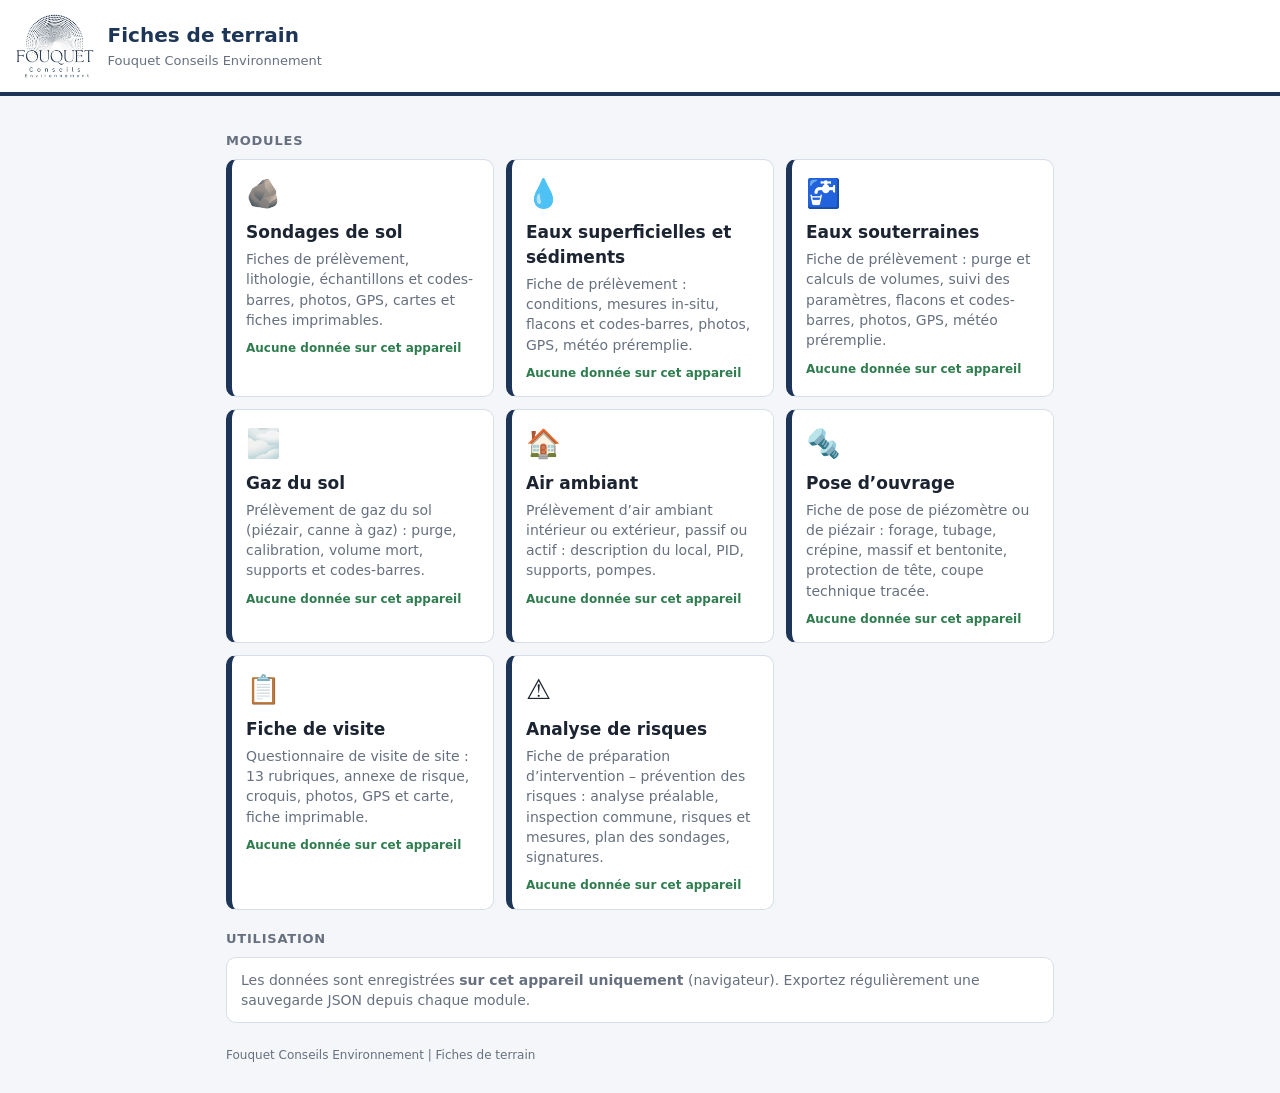
<file: index.html>
<!doctype html>
<html lang="fr"><head><meta charset="utf-8">
<meta name="viewport" content="width=device-width, initial-scale=1, viewport-fit=cover">
<title>Fouquet Conseils Environnement | Fiches de terrain</title>
<meta name="theme-color" content="#1d3557">
<link rel="manifest" href="manifest.webmanifest">
<link rel="icon" href="assets/fce-icon-192.png">
<link rel="apple-touch-icon" sizes="180x180" href="assets/fce-icon-180.png">
<meta name="apple-mobile-web-app-title" content="FCE | Terrain">
<style>
:root{--bg:#f4f6f9;--cd:#fff;--tx:#1b2430;--mu:#66707f;--ac:#1d3557;--bd:#d8dee8;--ok:#2f7d4f;box-sizing:border-box}
@media (prefers-color-scheme:dark){:root{--bg:#12161c;--cd:#1b222c;--tx:#e8ecf2;--mu:#98a3b3;--ac:#8fb0e0;--bd:#2c3644;--ok:#6cc08b}}
*{box-sizing:border-box}
body{margin:0;background:var(--bg);color:var(--tx);font:16px/1.45 system-ui,-apple-system,"Segoe UI",Roboto,sans-serif;padding:env(safe-area-inset-top,0) 0 env(safe-area-inset-bottom,0)}
header{background:#fff;border-bottom:4px solid #1d3557;padding:14px 16px;display:flex;align-items:center;gap:14px}
header img{height:64px;width:auto}
header h1{font-size:20px;margin:0;color:#1d3557}header p{margin:2px 0 0;font-size:13px;color:#66707f}
main{max-width:860px;margin:0 auto;padding:16px}
h2{font-size:13px;letter-spacing:.06em;text-transform:uppercase;color:var(--mu);margin:20px 0 8px}
.g{display:grid;grid-template-columns:repeat(auto-fill,minmax(250px,1fr));gap:12px}
.card{display:block;background:var(--cd);border:1px solid var(--bd);border-left:6px solid var(--ac);border-radius:10px;padding:14px;color:inherit;text-decoration:none}
a.card:active,a.card:hover{border-color:var(--ac);box-shadow:0 2px 10px #0002}
.card .i{font-size:28px}.card h3{margin:6px 0 4px;font-size:17px}.card p{margin:0;font-size:14px;color:var(--mu)}
.card .s{margin-top:10px;font-size:12px;font-weight:700;color:var(--ok)}
.card.off{opacity:.6;border-left-color:var(--bd);cursor:default}.card.off .s{color:var(--mu)}
.info{background:var(--cd);border:1px solid var(--bd);border-radius:10px;padding:12px 14px;font-size:14px;color:var(--mu)}
button{font:inherit;background:var(--ac);color:#fff;border:0;border-radius:8px;padding:10px 14px;font-weight:600;cursor:pointer;margin-top:8px}
@media (prefers-color-scheme:dark){button{color:#12161c}}
footer{max-width:860px;margin:0 auto;padding:8px 16px 28px;font-size:12px;color:var(--mu)}
</style></head><body>
<header><img src="assets/logo.jpg" alt="Fouquet Conseils Environnement"><div><h1>Fiches de terrain</h1><p>Fouquet Conseils Environnement</p></div></header>
<main>
  <h2>Modules</h2>
  <div class="g" id="mods"></div>
  <h2>Utilisation</h2>
  <div class="info">
    Les données sont enregistrées <b>sur cet appareil uniquement</b> (navigateur). Exportez régulièrement une sauvegarde JSON depuis chaque module.
    <div id="inst" hidden><button id="ib">Installer sur l’écran d’accueil</button></div>
    <div id="ios" hidden style="margin-top:8px">iPhone / iPad : bouton Partager, puis « Sur l’écran d’accueil ».</div>
  </div>
</main>
<footer id="ft">Fouquet Conseils Environnement | Fiches de terrain</footer>
<script>
/* Pour ajouter un module : un objet dans MODULES (+ voir README, section « Ajouter un module »). */
const MODULES=[
 {titre:'Sondages de sol',icone:'🪨',desc:'Fiches de prélèvement, lithologie, échantillons et codes-barres, photos, GPS, cartes et fiches imprimables.',url:'sol/',etat:'ok',stats:()=>{try{const d=JSON.parse(localStorage.getItem('rs1'));return d?`${d.p.length} projet(s) · ${d.s.length} sondage(s) sur cet appareil`:'Aucune donnée sur cet appareil'}catch(e){return''}}},
 {titre:'Eaux superficielles et sédiments',icone:'💧',desc:'Fiche de prélèvement : conditions, mesures in-situ, flacons et codes-barres, photos, GPS, météo préremplie.',url:'eaux-sed/',etat:'ok',stats:()=>{try{const d=JSON.parse(localStorage.getItem('eaux1'));return d?`${d.p.length} projet(s) · ${d.f.length} fiche(s) sur cet appareil`:'Aucune donnée sur cet appareil'}catch(e){return''}}},
{titre:'Eaux souterraines',icone:'🚰',desc:'Fiche de prélèvement : purge et calculs de volumes, suivi des paramètres, flacons et codes-barres, photos, GPS, météo préremplie.',url:'eaux-sout/',etat:'ok',stats:()=>{try{const d=JSON.parse(localStorage.getItem('esout1'));return d?`${d.p.length} projet(s) · ${d.f.length} fiche(s) sur cet appareil`:'Aucune donnée sur cet appareil'}catch(e){return''}}},
{titre:'Gaz du sol',icone:'🌫️',desc:'Prélèvement de gaz du sol (piézair, canne à gaz) : purge, calibration, volume mort, supports et codes-barres.',url:'gaz-sol/',etat:'ok',stats:()=>{try{const d=JSON.parse(localStorage.getItem('gsol1'));return d?`${d.p.length} projet(s) · ${d.f.length} fiche(s) sur cet appareil`:'Aucune donnée sur cet appareil'}catch(e){return''}}},
{titre:'Air ambiant',icone:'🏠',desc:'Prélèvement d’air ambiant intérieur ou extérieur, passif ou actif : description du local, PID, supports, pompes.',url:'air-ambiant/',etat:'ok',stats:()=>{try{const d=JSON.parse(localStorage.getItem('air1'));return d?`${d.p.length} projet(s) · ${d.f.length} fiche(s) sur cet appareil`:'Aucune donnée sur cet appareil'}catch(e){return''}}},
{titre:'Pose d’ouvrage',icone:'🔩',desc:'Fiche de pose de piézomètre ou de piézair : forage, tubage, crépine, massif et bentonite, protection de tête, coupe technique tracée.',url:'pose-ouvrage/',etat:'ok',stats:()=>{try{const d=JSON.parse(localStorage.getItem('pz1'));return d?`${d.p.length} projet(s) · ${d.f.length} fiche(s) sur cet appareil`:'Aucune donnée sur cet appareil'}catch(e){return''}}},
  {titre:'Fiche de visite',icone:'📋',desc:'Questionnaire de visite de site : 13 rubriques, annexe de risque, croquis, photos, GPS et carte, fiche imprimable.',url:'visite/',etat:'ok',stats:()=>{try{const d=JSON.parse(localStorage.getItem('visite1'));return d?`${d.p.length} projet(s) · ${d.f.length} visite(s) sur cet appareil`:'Aucune donnée sur cet appareil'}catch(e){return''}}},
 {titre:'Analyse de risques',icone:'⚠️',desc:'Fiche de préparation d’intervention – prévention des risques : analyse préalable, inspection commune, risques et mesures, plan des sondages, signatures.',url:'analyse-risques/',etat:'ok',stats:()=>{try{const d=JSON.parse(localStorage.getItem('ar1'));return d?`${d.p.length} projet(s) · ${d.f.length} fiche(s) sur cet appareil`:'Aucune donnée sur cet appareil'}catch(e){return''}}},
];
document.getElementById('mods').innerHTML=MODULES.map(m=>{
  const on=m.etat==='ok',st=on?(m.stats?m.stats():'Disponible'):'À venir';
  return `<${on?`a href="${m.url}"`:'div'} class="card${on?'':' off'}"><div class="i">${m.icone}</div><h3>${m.titre}</h3><p>${m.desc}</p><div class="s">${st}</div></${on?'a':'div'}>`}).join('');
if(/iphone|ipad/i.test(navigator.userAgent)&&!navigator.standalone)document.getElementById('ios').hidden=false;
let dp;addEventListener('beforeinstallprompt',e=>{e.preventDefault();dp=e;document.getElementById('inst').hidden=false});
document.getElementById('ib').onclick=()=>dp&&dp.prompt();
if('serviceWorker' in navigator)navigator.serviceWorker.register('sw.js').catch(()=>{});
</script>
<script>
/* Diagnostic (ouvrir index.html?diag=1) : version chargée, service worker, icônes et manifeste */
if(/[?&]diag\b/.test(location.search)){const d=document.createElement('div');d.className='info';d.style.margin='12px 0';d.innerHTML='<b>Diagnostic</b><div id="dg">Mesures en cours…</div>';(document.querySelector('main')||document.body).appendChild(d);
(async()=>{const L=[];try{L.push('Version : '+(await caches.keys()).join(', '))}catch(e){L.push('Version : cache indisponible')}
L.push('Service worker : '+(navigator.serviceWorker&&navigator.serviceWorker.controller?'actif':'non actif'));
for(const u of['assets/fce-icon-180.png','assets/fce-icon-192.png','assets/fce-icon-512.png','manifest.webmanifest']){try{const r=await fetch(u,{cache:'no-store'}),b=await r.blob();L.push(u+' : '+r.status+', '+(r.headers.get('content-type')||'type inconnu')+', '+b.size+' octets')}catch(e){L.push(u+' : ÉCHEC ('+e.message+')')}}
document.getElementById('dg').innerHTML=L.map(x=>'<div>'+x+'</div>').join('')+'<div style="margin-top:8px">Icône de l’écran d’accueil : <img src="assets/fce-icon-180.png" width="90" height="90" alt="icône absente" style="vertical-align:middle;border-radius:20px;border:1px solid var(--bd)"></div>'})()}
</script>
</body></html>
</file>
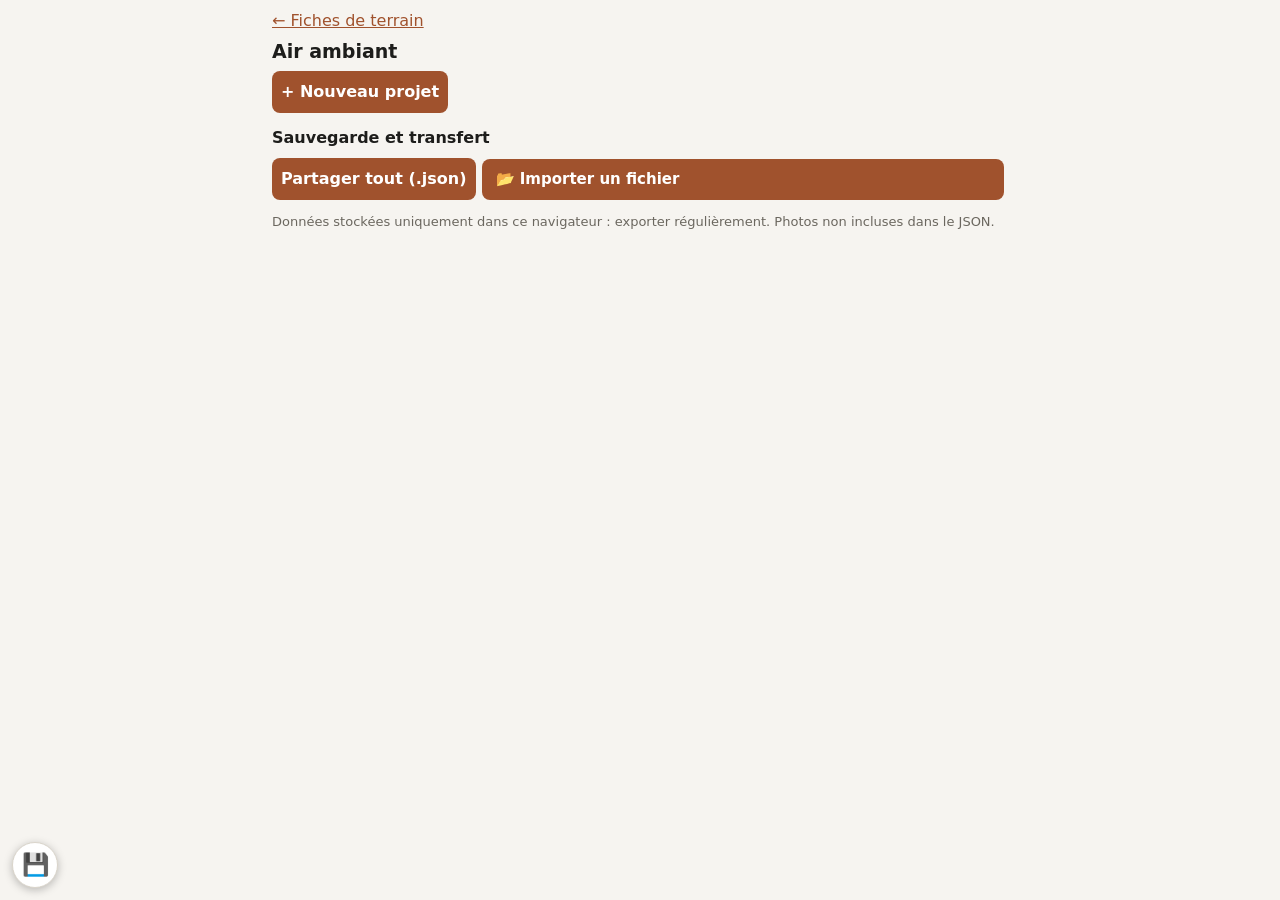
<file: air-ambiant/index.html>
<!doctype html>
<html lang="fr"><head><meta charset="utf-8">
<meta name="viewport" content="width=device-width, initial-scale=1, viewport-fit=cover">
<title>Air ambiant – FCE | Terrain</title>
<meta name="theme-color" content="#1d3557">
<link rel="manifest" href="../manifest.webmanifest">
<link rel="icon" href="../assets/fce-icon-192.png">
<link rel="apple-touch-icon" sizes="180x180" href="../assets/fce-icon-180.png">
<meta name="apple-mobile-web-app-title" content="FCE | Terrain">
<link rel="stylesheet" href="style.css">
</head><body>
<div id="app"></div>
<div id="ov"><video id="vd" playsinline muted></video><button class="s" data-act="stop">Fermer</button></div><div id="to"></div>
<script src="app.js"></script>
<script src="../shared/transfer.js"></script>
<script>if('serviceWorker' in navigator)navigator.serviceWorker.register('../sw.js').catch(()=>{})</script>
</body></html>
</file>
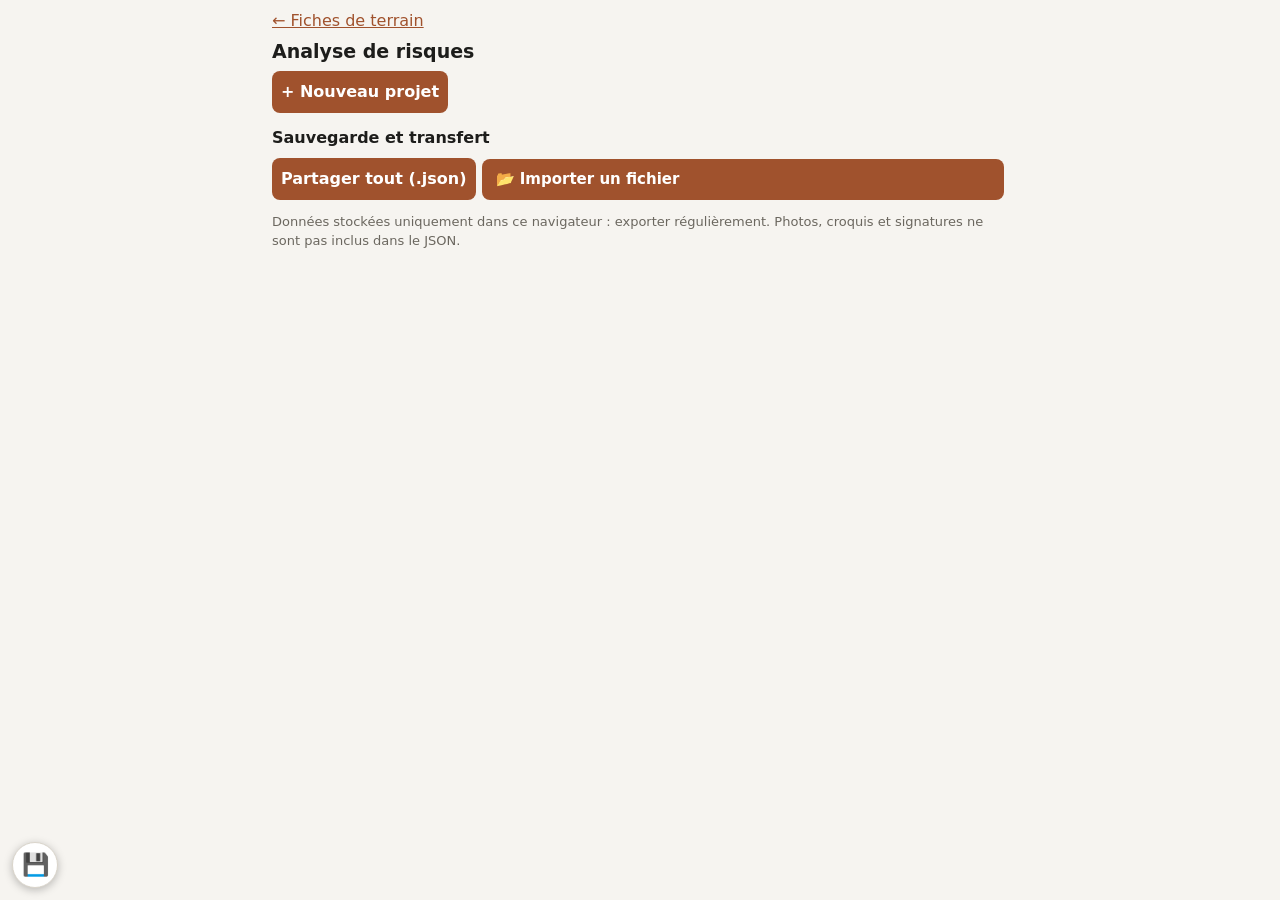
<file: analyse-risques/index.html>
<!doctype html>
<html lang="fr"><head><meta charset="utf-8">
<meta name="viewport" content="width=device-width, initial-scale=1, viewport-fit=cover">
<title>Analyse de risques – FCE | Terrain</title>
<meta name="theme-color" content="#1d3557">
<link rel="manifest" href="../manifest.webmanifest">
<link rel="icon" href="../assets/fce-icon-192.png">
<link rel="apple-touch-icon" sizes="180x180" href="../assets/fce-icon-180.png">
<meta name="apple-mobile-web-app-title" content="FCE | Terrain">
<link rel="stylesheet" href="style.css">
</head><body>
<div id="app"></div>
<div id="to"></div>
<script src="catalogue-ssp.js"></script>
<script src="app.js"></script>
<script src="../shared/transfer.js"></script>
<script>if('serviceWorker' in navigator)navigator.serviceWorker.register('../sw.js').catch(()=>{})</script>
</body></html>
</file>
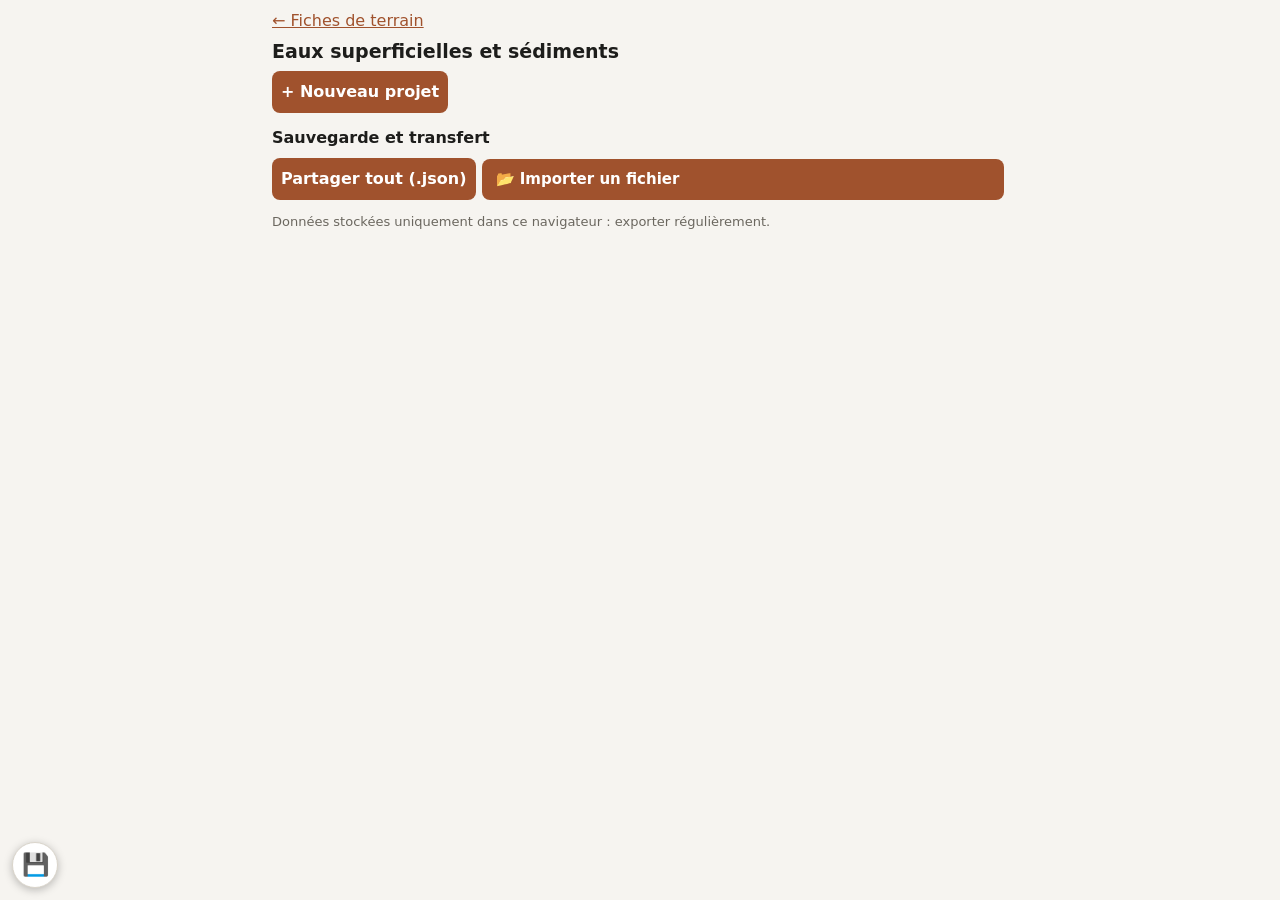
<file: eaux-sed/index.html>
<!doctype html>
<html lang="fr"><head><meta charset="utf-8">
<meta name="viewport" content="width=device-width, initial-scale=1, viewport-fit=cover">
<title>Eaux superficielles et sédiments – FCE | Terrain</title>
<meta name="theme-color" content="#1d3557">
<link rel="manifest" href="../manifest.webmanifest">
<link rel="icon" href="../assets/fce-icon-192.png">
<link rel="apple-touch-icon" sizes="180x180" href="../assets/fce-icon-180.png">
<meta name="apple-mobile-web-app-title" content="FCE | Terrain">
<link rel="stylesheet" href="style.css">
</head><body>
<div id="app"></div>
<div id="ov"><video id="vd" playsinline muted></video><button class="s" data-act="stop">Fermer</button></div><div id="to"></div>
<script src="app.js"></script>
<script src="../shared/transfer.js"></script>
<script>if('serviceWorker' in navigator)navigator.serviceWorker.register('../sw.js').catch(()=>{})</script>
</body></html>
</file>
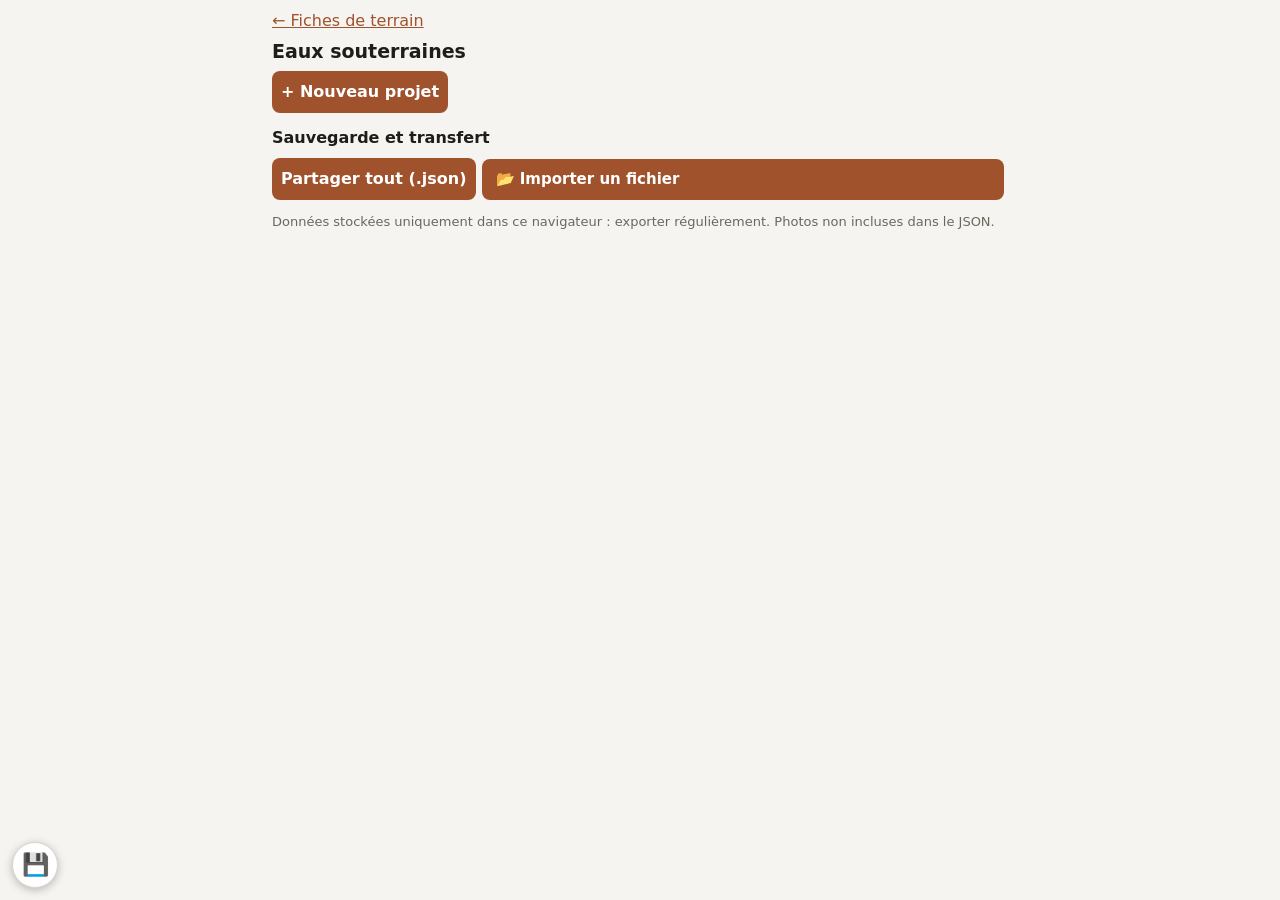
<file: eaux-sout/index.html>
<!doctype html>
<html lang="fr"><head><meta charset="utf-8">
<meta name="viewport" content="width=device-width, initial-scale=1, viewport-fit=cover">
<title>Eaux souterraines – FCE | Terrain</title>
<meta name="theme-color" content="#1d3557">
<link rel="manifest" href="../manifest.webmanifest">
<link rel="icon" href="../assets/fce-icon-192.png">
<link rel="apple-touch-icon" sizes="180x180" href="../assets/fce-icon-180.png">
<meta name="apple-mobile-web-app-title" content="FCE | Terrain">
<link rel="stylesheet" href="style.css">
</head><body>
<div id="app"></div>
<div id="ov"><video id="vd" playsinline muted></video><button class="s" data-act="stop">Fermer</button></div><div id="to"></div>
<script src="app.js"></script>
<script src="../shared/transfer.js"></script>
<script>if('serviceWorker' in navigator)navigator.serviceWorker.register('../sw.js').catch(()=>{})</script>
</body></html>
</file>
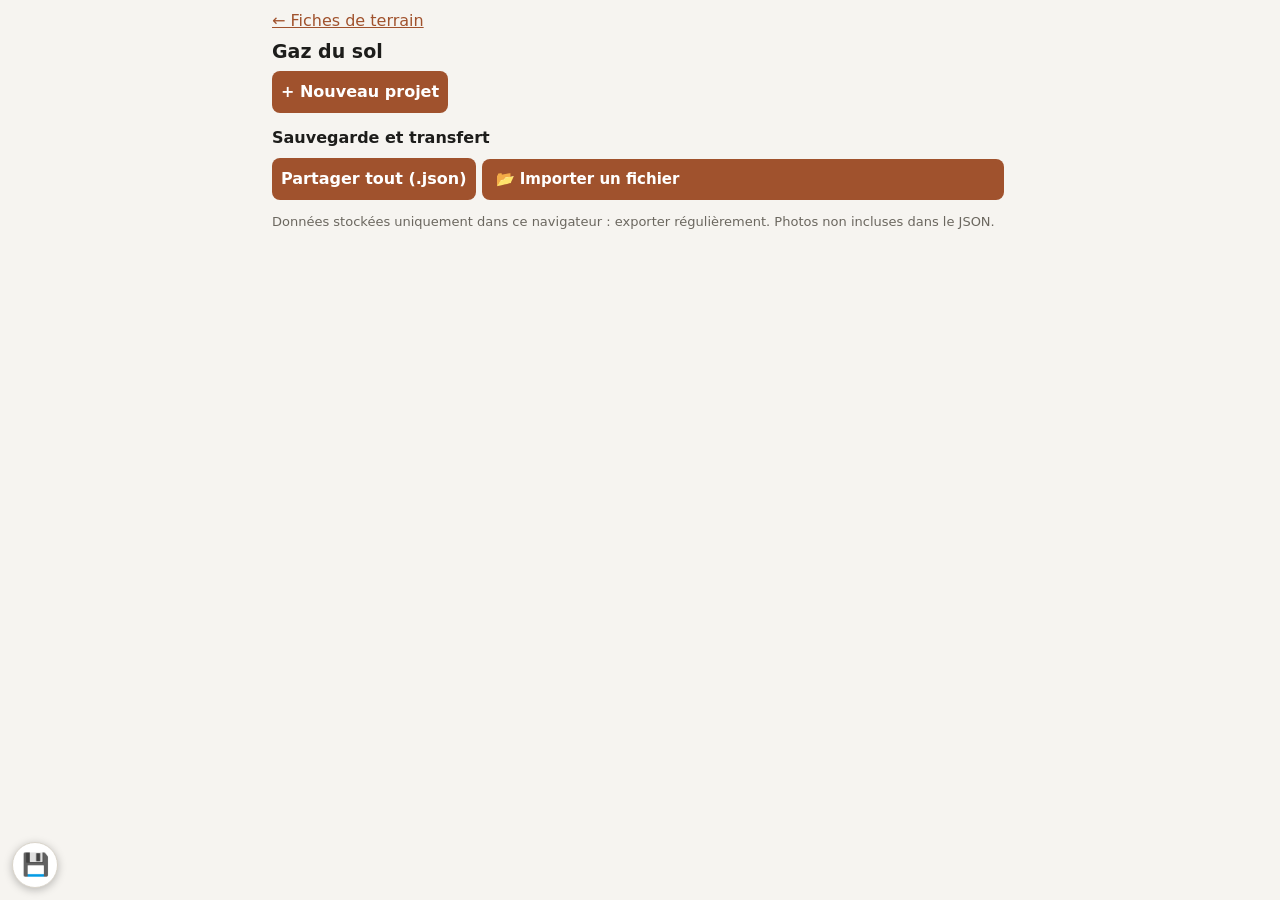
<file: gaz-sol/index.html>
<!doctype html>
<html lang="fr"><head><meta charset="utf-8">
<meta name="viewport" content="width=device-width, initial-scale=1, viewport-fit=cover">
<title>Gaz du sol – FCE | Terrain</title>
<meta name="theme-color" content="#1d3557">
<link rel="manifest" href="../manifest.webmanifest">
<link rel="icon" href="../assets/fce-icon-192.png">
<link rel="apple-touch-icon" sizes="180x180" href="../assets/fce-icon-180.png">
<meta name="apple-mobile-web-app-title" content="FCE | Terrain">
<link rel="stylesheet" href="style.css">
</head><body>
<div id="app"></div>
<div id="ov"><video id="vd" playsinline muted></video><button class="s" data-act="stop">Fermer</button></div><div id="to"></div>
<script src="app.js"></script>
<script src="../shared/transfer.js"></script>
<script>if('serviceWorker' in navigator)navigator.serviceWorker.register('../sw.js').catch(()=>{})</script>
</body></html>
</file>
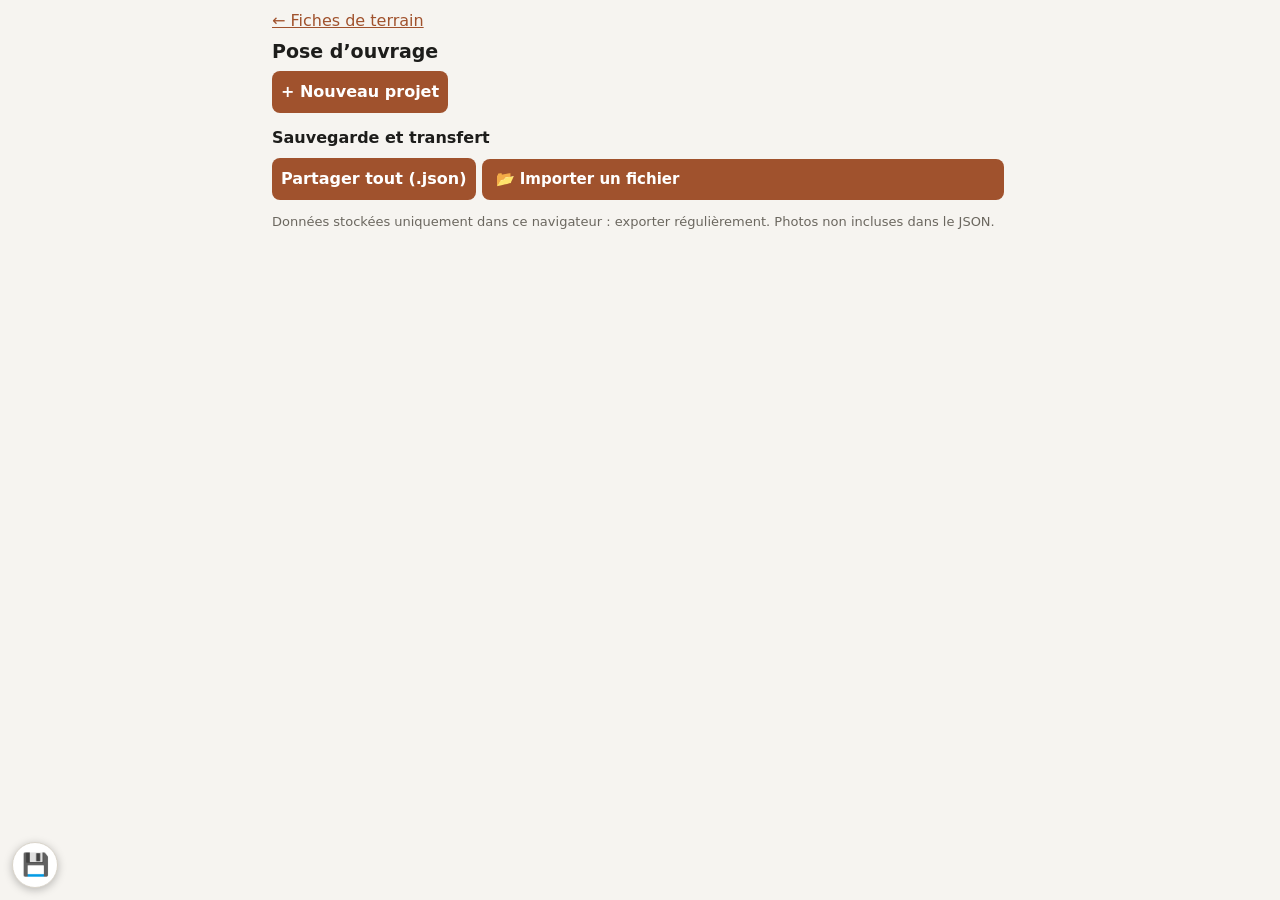
<file: pose-ouvrage/index.html>
<!doctype html>
<html lang="fr"><head><meta charset="utf-8">
<meta name="viewport" content="width=device-width, initial-scale=1, viewport-fit=cover">
<title>Pose d’ouvrage – FCE | Terrain</title>
<meta name="theme-color" content="#1d3557">
<link rel="manifest" href="../manifest.webmanifest">
<link rel="icon" href="../assets/fce-icon-192.png">
<link rel="apple-touch-icon" sizes="180x180" href="../assets/fce-icon-180.png">
<meta name="apple-mobile-web-app-title" content="FCE | Terrain">
<link rel="stylesheet" href="style.css">
</head><body>
<div id="app"></div>
<div id="ov"><video id="vd" playsinline muted></video><button class="s" data-act="stop">Fermer</button></div><div id="to"></div>
<script src="app.js"></script>
<script src="../shared/transfer.js"></script>
<script>if('serviceWorker' in navigator)navigator.serviceWorker.register('../sw.js').catch(()=>{})</script>
</body></html>
</file>
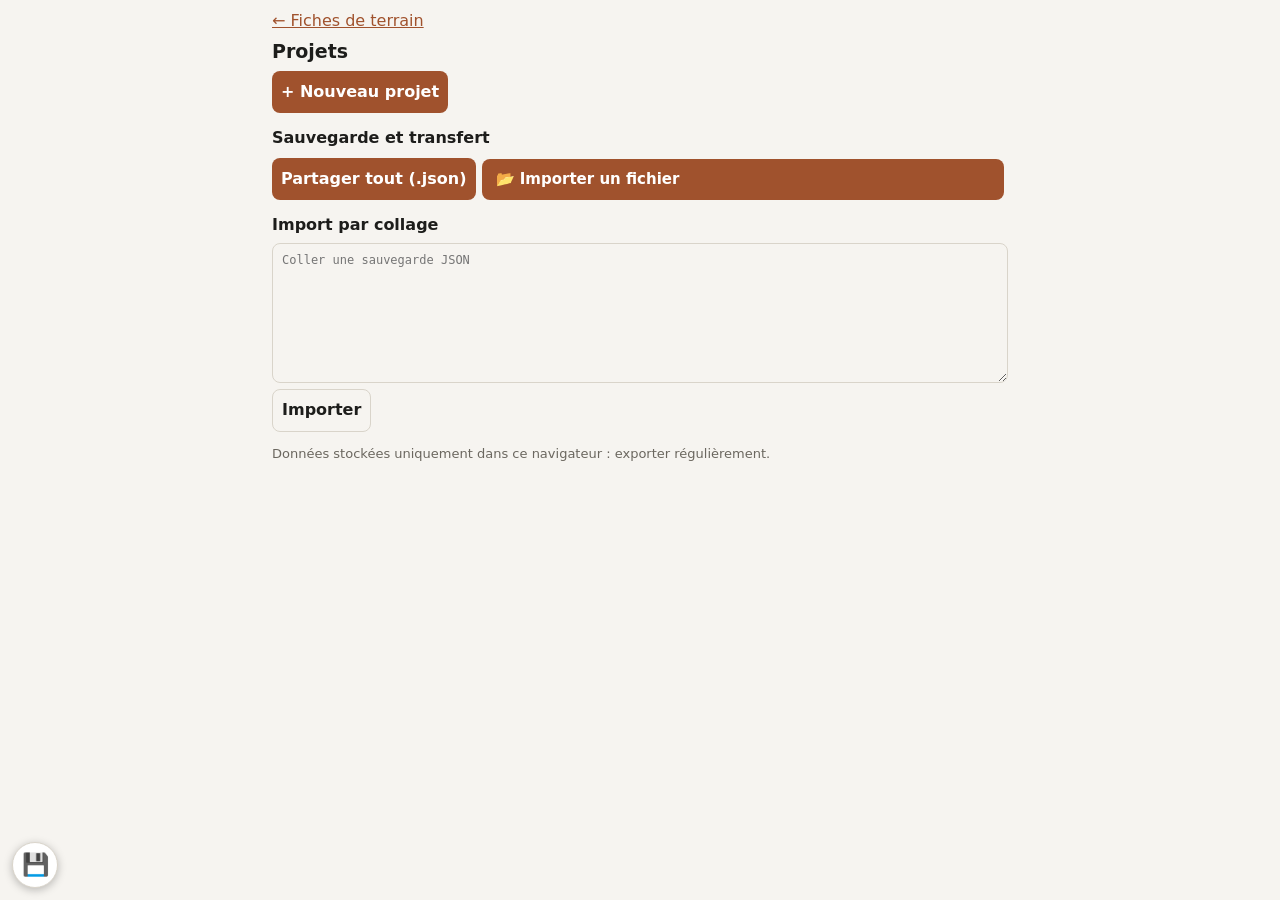
<file: sol/index.html>
<!doctype html>
<html lang="fr"><head><meta charset="utf-8">
<meta name="viewport" content="width=device-width, initial-scale=1, viewport-fit=cover">
<title>Sondages de sol – FCE | Terrain</title>
<meta name="theme-color" content="#1d3557">
<link rel="manifest" href="../manifest.webmanifest">
<link rel="icon" href="../assets/fce-icon-192.png">
<link rel="apple-touch-icon" sizes="180x180" href="../assets/fce-icon-180.png">
<meta name="apple-mobile-web-app-title" content="FCE | Terrain">
<link rel="stylesheet" href="style.css">
</head><body>
<div id="app"></div>
<div id="ov"><video id="vd" playsinline muted></video><button class="s" data-act="stop">Fermer</button></div><div id="to"></div>
<script src="app.js"></script>
<script src="../shared/transfer.js"></script>
<script>if('serviceWorker' in navigator)navigator.serviceWorker.register('../sw.js').catch(()=>{})</script>
</body></html>
</file>
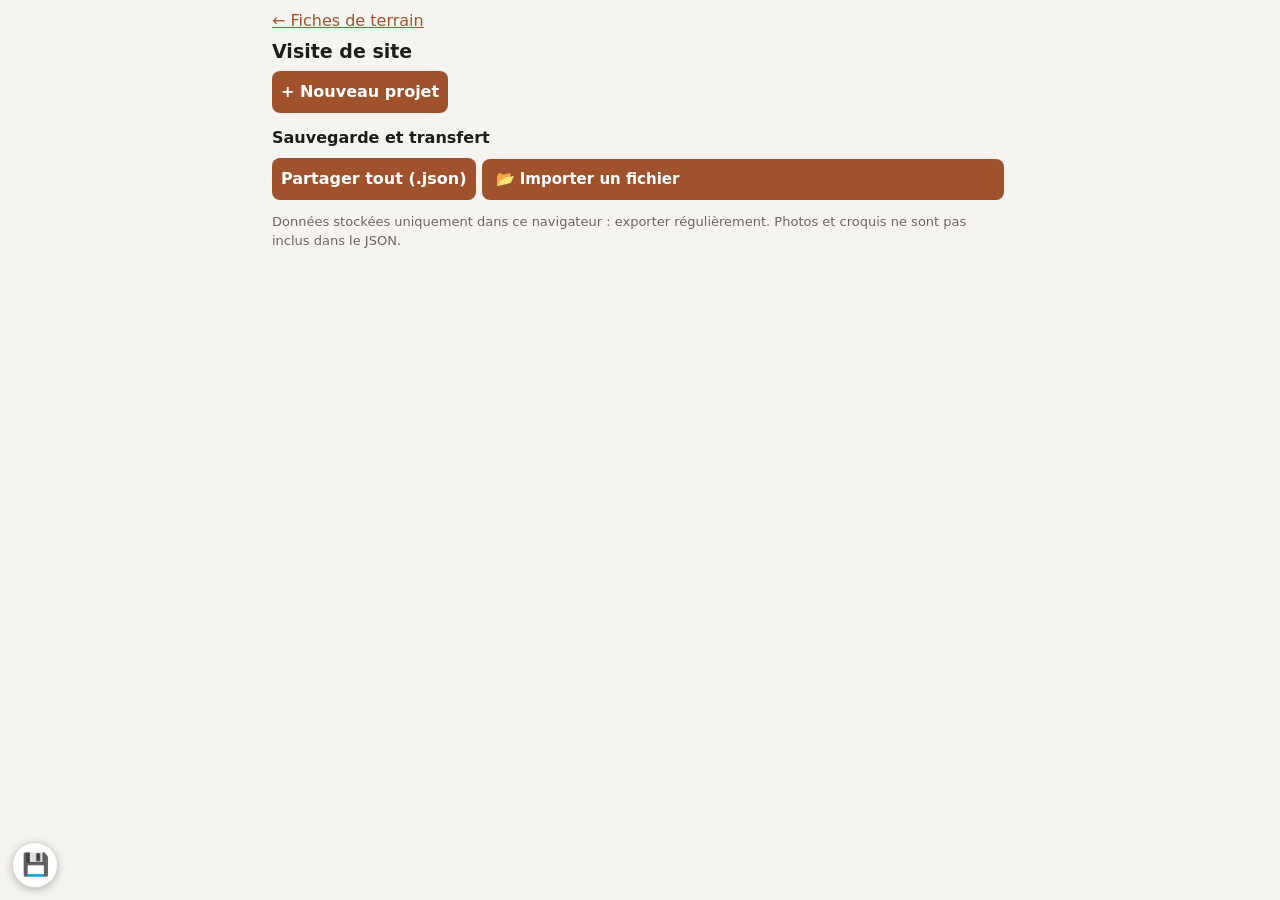
<file: visite/index.html>
<!doctype html>
<html lang="fr"><head><meta charset="utf-8">
<meta name="viewport" content="width=device-width, initial-scale=1, viewport-fit=cover">
<title>Visite de site – FCE | Terrain</title>
<meta name="theme-color" content="#1d3557">
<link rel="manifest" href="../manifest.webmanifest">
<link rel="icon" href="../assets/fce-icon-192.png">
<link rel="apple-touch-icon" sizes="180x180" href="../assets/fce-icon-180.png">
<meta name="apple-mobile-web-app-title" content="FCE | Terrain">
<link rel="stylesheet" href="style.css">
</head><body>
<div id="app"></div>
<div id="to"></div>
<script src="app.js"></script>
<script src="../shared/transfer.js"></script>
<script>if('serviceWorker' in navigator)navigator.serviceWorker.register('../sw.js').catch(()=>{})</script>
</body></html>
</file>
<file: air-ambiant/style.css>
:root{--bg:#f6f4f0;--cd:#fff;--tx:#1d1d1b;--mu:#6b675f;--ac:#a0522d;--bd:#d9d4ca;--ok:#2f7d4f;--bad:#b3261e;box-sizing:border-box;padding-top:env(safe-area-inset-top,0px);padding-bottom:env(safe-area-inset-bottom,0px)}
@media (prefers-color-scheme:dark){:root:not([data-theme="light"]){--bg:#161513;--cd:#22201d;--tx:#eeeae2;--mu:#a29d92;--ac:#e08a5c;--bd:#3a3732;--ok:#6cc08b;--bad:#ff8a80}}
:root[data-theme="dark"]{--bg:#161513;--cd:#22201d;--tx:#eeeae2;--mu:#a29d92;--ac:#e08a5c;--bd:#3a3732;--ok:#6cc08b;--bad:#ff8a80}
html{scroll-padding-top:env(safe-area-inset-top,0px)}
*{box-sizing:border-box}body{margin:0;background:var(--bg);color:var(--tx);font:16px/1.4 system-ui,-apple-system,"Segoe UI",Roboto,sans-serif;max-width:760px;margin:auto;padding:10px 12px 80px}
h1{font-size:19px;margin:6px 0}h2{font-size:16px;margin:14px 0 6px}
.cd{background:var(--cd);border:1px solid var(--bd);border-radius:10px;padding:10px;margin:8px 0}
.g{display:grid;grid-template-columns:repeat(auto-fit,minmax(150px,1fr));gap:8px}
label{display:block;font-size:12px;color:var(--mu)}
input,select,textarea,button{font:inherit;color:var(--tx);background:var(--bg);border:1px solid var(--bd);border-radius:8px;padding:9px;width:100%;min-height:42px}
button{width:auto;background:var(--ac);color:#fff;border:0;font-weight:600;cursor:pointer}
button.s{background:var(--bg);color:var(--tx);border:1px solid var(--bd)}button.d{background:none;color:var(--bad);border:1px solid var(--bd)}
.tabs{display:flex;gap:4px;position:sticky;top:env(safe-area-inset-top,0px);background:var(--bg);padding:6px 0;z-index:5;overflow-x:auto}
.tabs button{background:var(--cd);color:var(--tx);border:1px solid var(--bd);white-space:nowrap}.tabs button.on{background:var(--ac);color:#fff}
.r{display:flex;gap:6px;align-items:end;flex-wrap:wrap}.r>*{flex:1}.r>button{flex:none}
.chip{display:inline-block;padding:6px 10px;margin:3px 3px 0 0;border:1px solid var(--bd);border-radius:20px;font-size:13px;cursor:pointer;user-select:none}.chip.on{background:var(--ac);color:#fff;border-color:var(--ac)}
.code{display:flex;justify-content:space-between;align-items:center;font-family:ui-monospace,monospace;padding:4px 0;border-bottom:1px dashed var(--bd)}
.w{color:var(--bad);font-size:12px}.mu{color:var(--mu);font-size:13px}
#ov{position:fixed;inset:0;background:#000d;display:none;flex-direction:column;align-items:center;justify-content:center;gap:10px;z-index:20}#ov video{width:92%;max-width:520px;border-radius:10px}
#to{position:fixed;left:50%;bottom:calc(16px + env(safe-area-inset-bottom,0px));transform:translateX(-50%);background:var(--tx);color:var(--bg);padding:10px 14px;border-radius:8px;display:none;z-index:30;max-width:90%}
svg{width:100%;height:auto;color:var(--tx)}a{color:var(--ac)}#fv{position:fixed;inset:0;overflow:auto;background:var(--bg);z-index:25;padding:calc(10px + env(safe-area-inset-top,0px)) 12px calc(10px + env(safe-area-inset-bottom,0px))}#fv svg{width:100%;height:auto;display:block;margin:8px 0;border:1px solid var(--bd);background:#fff}@media print{@page{margin:0}body>*:not(#fv){display:none!important}#fv{position:static;overflow:visible;padding:0}#fv .nop{display:none}#fv svg{margin:0;border:0;page-break-after:always}}.fb{display:inline-block;background:var(--ac);color:#fff;font-size:15px;padding:10px 14px;border-radius:8px;font-weight:600;cursor:pointer;margin:4px 4px 0 0}.fb input{display:none}.th{position:relative;display:inline-block;margin:4px 6px 0 0}.th img{width:110px;height:110px;object-fit:cover;border-radius:8px;border:1px solid var(--bd);background:var(--bg)}.th button{position:absolute;top:2px;right:2px;min-height:0;padding:2px 7px}textarea{min-height:140px;font:12px ui-monospace,monospace}

.ta{min-height:80px;font:inherit}
/* Fiche imprimable A4 */
.fq{font:12px/1.35 Arial,Helvetica,sans-serif;background:#fff;color:#111;max-width:794px;margin:8px auto;padding:18px 22px}
.fq header{display:flex;justify-content:space-between;align-items:center;border-bottom:3px solid #1d3557;padding-bottom:8px;margin-bottom:10px}
.fq header img{height:54px;width:auto}.fq .hr{text-align:right}.fq .hr b{display:block;font-size:17px;color:#1d3557}.fq .hr span{font-size:11px;color:#555}
.fq .ti{background:#1d3557;color:#fff;padding:9px 12px;font-size:16px;font-weight:700;display:flex;justify-content:space-between;align-items:center;margin-bottom:4px}.fq .ti small{font-weight:400;font-size:12px}
.fq .sh{background:#1d3557;color:#fff;font-weight:700;font-size:12px;letter-spacing:.04em;text-transform:uppercase;padding:5px 10px;margin:12px 0 0;border-left:6px solid #a0522d;break-after:avoid}
.fq .gr{display:grid;grid-template-columns:repeat(var(--c,2),1fr);padding:1px 0 0 1px}
.fq .ce{border:1px solid #b9c3d1;margin:-1px 0 0 -1px;padding:3px 7px;background:#f6f8fb;min-height:34px;break-inside:avoid}.fq .ce.fw{grid-column:1/-1}.fq .ce.ta{min-height:54px}
.fq .ce i{display:block;font-style:normal;font-size:9px;color:#5b6f8f}.fq .ce div{font-size:12px;white-space:pre-wrap;min-height:15px}
.fq .ck{display:inline-block;margin-right:14px;white-space:nowrap}.fq .ck.on{font-weight:700}
.fq table{width:100%;border-collapse:collapse}.fq th{background:#1d3557;color:#fff;text-align:left;padding:4px 7px;font-size:11px}.fq td{border:1px solid #b9c3d1;padding:4px 7px;font-size:12px;background:#fff}.fq tr:nth-child(even) td{background:#f3f6fa}
.fq .ph{display:grid;grid-template-columns:repeat(3,1fr);gap:6px;margin-top:6px}.fq figure{margin:0;break-inside:avoid;border:1px solid #b9c3d1}.fq figure img{width:100%;height:160px;object-fit:contain;background:#eee;display:block}.fq figcaption{font-size:10px;color:#555;padding:2px 5px}
.fq .ft{margin-top:14px;border-top:1px solid #b9c3d1;padding-top:4px;font-size:10px;color:#666;display:flex;justify-content:space-between}
#fv .fq svg{border:0;margin:0;color:#111;background:#fff;page-break-after:auto}.fq .cd{background:#fff;border:1px solid #b9c3d1;border-radius:0;margin:0;color:#111}.fq .mu{color:#555;font-size:11px}
@media print{@page{size:A4;margin:10mm}#fv{background:#fff}#fv .fq{max-width:none;margin:0;padding:0}#fv .fq svg{page-break-after:auto}.fq .sh,.fq .ti{-webkit-print-color-adjust:exact;print-color-adjust:exact}.fq th,.fq .ce,.fq td{-webkit-print-color-adjust:exact;print-color-adjust:exact}}
.fq .sb{grid-column:1/-1;font-weight:700;background:#e8edf4;color:#1d3557;padding:3px 8px;border:1px solid #b9c3d1;margin:-1px 0 0 -1px;break-after:avoid}
.fq th.l{width:24%;text-align:left}.fq td.e{height:20px}.fq .sk{border:1px solid #b9c3d1;min-height:300px;background:#fff}.fq .sk img{width:100%;display:block}
.fq .pad{padding:0 0 0 1px}
canvas#sk{width:100%;height:auto;touch-action:none;background:#fff;border:1px solid var(--bd);border-radius:8px;display:block}
</file>
<file: analyse-risques/style.css>
:root{--bg:#f6f4f0;--cd:#fff;--tx:#1d1d1b;--mu:#6b675f;--ac:#a0522d;--bd:#d9d4ca;--ok:#2f7d4f;--bad:#b3261e;box-sizing:border-box;padding-top:env(safe-area-inset-top,0px);padding-bottom:env(safe-area-inset-bottom,0px)}
@media (prefers-color-scheme:dark){:root:not([data-theme="light"]){--bg:#161513;--cd:#22201d;--tx:#eeeae2;--mu:#a29d92;--ac:#e08a5c;--bd:#3a3732;--ok:#6cc08b;--bad:#ff8a80}}
:root[data-theme="dark"]{--bg:#161513;--cd:#22201d;--tx:#eeeae2;--mu:#a29d92;--ac:#e08a5c;--bd:#3a3732;--ok:#6cc08b;--bad:#ff8a80}
html{scroll-padding-top:env(safe-area-inset-top,0px)}
*{box-sizing:border-box}body{margin:0;background:var(--bg);color:var(--tx);font:16px/1.4 system-ui,-apple-system,"Segoe UI",Roboto,sans-serif;max-width:760px;margin:auto;padding:10px 12px 80px}
h1{font-size:19px;margin:6px 0}h2{font-size:16px;margin:14px 0 6px}
.cd{background:var(--cd);border:1px solid var(--bd);border-radius:10px;padding:10px;margin:8px 0}
.g{display:grid;grid-template-columns:repeat(auto-fit,minmax(150px,1fr));gap:8px}
label{display:block;font-size:12px;color:var(--mu)}
input,select,textarea,button{font:inherit;color:var(--tx);background:var(--bg);border:1px solid var(--bd);border-radius:8px;padding:9px;width:100%;min-height:42px}
button{width:auto;background:var(--ac);color:#fff;border:0;font-weight:600;cursor:pointer}
button.s{background:var(--bg);color:var(--tx);border:1px solid var(--bd)}button.d{background:none;color:var(--bad);border:1px solid var(--bd)}
.tabs{display:flex;gap:4px;position:sticky;top:env(safe-area-inset-top,0px);background:var(--bg);padding:6px 0;z-index:5;overflow-x:auto}
.tabs button{background:var(--cd);color:var(--tx);border:1px solid var(--bd);white-space:nowrap}.tabs button.on{background:var(--ac);color:#fff}
.r{display:flex;gap:6px;align-items:end;flex-wrap:wrap}.r>*{flex:1}.r>button{flex:none}
.chip{display:inline-block;padding:6px 10px;margin:3px 3px 0 0;border:1px solid var(--bd);border-radius:20px;font-size:13px;cursor:pointer;user-select:none}.chip.on{background:var(--ac);color:#fff;border-color:var(--ac)}
.code{display:flex;justify-content:space-between;align-items:center;font-family:ui-monospace,monospace;padding:4px 0;border-bottom:1px dashed var(--bd)}
.w{color:var(--bad);font-size:12px}.mu{color:var(--mu);font-size:13px}
#ov{position:fixed;inset:0;background:#000d;display:none;flex-direction:column;align-items:center;justify-content:center;gap:10px;z-index:20}#ov video{width:92%;max-width:520px;border-radius:10px}
#to{position:fixed;left:50%;bottom:calc(16px + env(safe-area-inset-bottom,0px));transform:translateX(-50%);background:var(--tx);color:var(--bg);padding:10px 14px;border-radius:8px;display:none;z-index:30;max-width:90%}
svg{width:100%;height:auto;color:var(--tx)}a{color:var(--ac)}#fv{position:fixed;inset:0;overflow:auto;background:var(--bg);z-index:25;padding:calc(10px + env(safe-area-inset-top,0px)) 12px calc(10px + env(safe-area-inset-bottom,0px))}#fv svg{width:100%;height:auto;display:block;margin:8px 0;border:1px solid var(--bd);background:#fff}@media print{@page{margin:0}body>*:not(#fv){display:none!important}#fv{position:static;overflow:visible;padding:0}#fv .nop{display:none}#fv svg{margin:0;border:0;page-break-after:always}}.fb{display:inline-block;background:var(--ac);color:#fff;font-size:15px;padding:10px 14px;border-radius:8px;font-weight:600;cursor:pointer;margin:4px 4px 0 0}.fb input{display:none}.th{position:relative;display:inline-block;margin:4px 6px 0 0}.th img{width:110px;height:110px;object-fit:cover;border-radius:8px;border:1px solid var(--bd);background:var(--bg)}.th button{position:absolute;top:2px;right:2px;min-height:0;padding:2px 7px}textarea{min-height:140px;font:12px ui-monospace,monospace}

.ta{min-height:80px;font:inherit}
/* Fiche imprimable A4 */
.fq{font:12px/1.35 Arial,Helvetica,sans-serif;background:#fff;color:#111;max-width:794px;margin:8px auto;padding:18px 22px}
.fq header{display:flex;justify-content:space-between;align-items:center;border-bottom:3px solid #1d3557;padding-bottom:8px;margin-bottom:10px}
.fq header img{height:54px;width:auto}.fq .hr{text-align:right}.fq .hr b{display:block;font-size:17px;color:#1d3557}.fq .hr span{font-size:11px;color:#555}
.fq .ti{background:#1d3557;color:#fff;padding:9px 12px;font-size:16px;font-weight:700;display:flex;justify-content:space-between;align-items:center;margin-bottom:4px}.fq .ti small{font-weight:400;font-size:12px}
.fq .sh{background:#1d3557;color:#fff;font-weight:700;font-size:12px;letter-spacing:.04em;text-transform:uppercase;padding:5px 10px;margin:12px 0 0;border-left:6px solid #a0522d;break-after:avoid}
.fq .gr{display:grid;grid-template-columns:repeat(var(--c,2),1fr);padding:1px 0 0 1px}
.fq .ce{border:1px solid #b9c3d1;margin:-1px 0 0 -1px;padding:3px 7px;background:#f6f8fb;min-height:34px;break-inside:avoid}.fq .ce.fw{grid-column:1/-1}.fq .ce.ta{min-height:54px}
.fq .ce i{display:block;font-style:normal;font-size:9px;color:#5b6f8f}.fq .ce div{font-size:12px;white-space:pre-wrap;min-height:15px}
.fq .ck{display:inline-block;margin-right:14px;white-space:nowrap}.fq .ck.on{font-weight:700}
.fq table{width:100%;border-collapse:collapse}.fq th{background:#1d3557;color:#fff;text-align:left;padding:4px 7px;font-size:11px}.fq td{border:1px solid #b9c3d1;padding:4px 7px;font-size:12px;background:#fff}.fq tr:nth-child(even) td{background:#f3f6fa}
.fq .ph{display:grid;grid-template-columns:repeat(3,1fr);gap:6px;margin-top:6px}.fq figure{margin:0;break-inside:avoid;border:1px solid #b9c3d1}.fq figure img{width:100%;height:160px;object-fit:contain;background:#eee;display:block}.fq figcaption{font-size:10px;color:#555;padding:2px 5px}
.fq .ft{margin-top:14px;border-top:1px solid #b9c3d1;padding-top:4px;font-size:10px;color:#666;display:flex;justify-content:space-between}
#fv .fq svg{border:0;margin:0;color:#111;background:#fff;page-break-after:auto}.fq .cd{background:#fff;border:1px solid #b9c3d1;border-radius:0;margin:0;color:#111}.fq .mu{color:#555;font-size:11px}
@media print{@page{size:A4;margin:10mm}#fv{background:#fff}#fv .fq{max-width:none;margin:0;padding:0}#fv .fq svg{page-break-after:auto}.fq .sh,.fq .ti{-webkit-print-color-adjust:exact;print-color-adjust:exact}.fq th,.fq .ce,.fq td{-webkit-print-color-adjust:exact;print-color-adjust:exact}}
.fq .sb{grid-column:1/-1;font-weight:700;background:#e8edf4;color:#1d3557;padding:3px 8px;border:1px solid #b9c3d1;margin:-1px 0 0 -1px;break-after:avoid}
.fq th.l{width:24%;text-align:left}.fq td.e{height:20px}.fq .sk{border:1px solid #b9c3d1;min-height:300px;background:#fff}.fq .sk img{width:100%;display:block}
.fq .pad{padding:0 0 0 1px}
canvas#sk{width:100%;height:auto;touch-action:none;background:#fff;border:1px solid var(--bd);border-radius:8px;display:block}
.rk{padding:6px 0;border-top:1px solid var(--bd)}.rt{padding:7px 9px;border:1px solid var(--bd);border-radius:8px;cursor:pointer;margin-bottom:6px}.rt.on{background:var(--ac);color:#fff;border-color:var(--ac)}.rb{margin-top:6px}
canvas.pad{width:100%;height:auto;touch-action:none;background:#fff;border:1px solid var(--bd);border-radius:8px;display:block}
.fq table.rkt td.c,.fq table.rkt th.c{text-align:center;width:42px}.fq table.rkt td{font-size:10.5px;vertical-align:top}
</file>
<file: eaux-sed/style.css>
:root{--bg:#f6f4f0;--cd:#fff;--tx:#1d1d1b;--mu:#6b675f;--ac:#a0522d;--bd:#d9d4ca;--ok:#2f7d4f;--bad:#b3261e;box-sizing:border-box;padding-top:env(safe-area-inset-top,0px);padding-bottom:env(safe-area-inset-bottom,0px)}
@media (prefers-color-scheme:dark){:root:not([data-theme="light"]){--bg:#161513;--cd:#22201d;--tx:#eeeae2;--mu:#a29d92;--ac:#e08a5c;--bd:#3a3732;--ok:#6cc08b;--bad:#ff8a80}}
:root[data-theme="dark"]{--bg:#161513;--cd:#22201d;--tx:#eeeae2;--mu:#a29d92;--ac:#e08a5c;--bd:#3a3732;--ok:#6cc08b;--bad:#ff8a80}
html{scroll-padding-top:env(safe-area-inset-top,0px)}
*{box-sizing:border-box}body{margin:0;background:var(--bg);color:var(--tx);font:16px/1.4 system-ui,-apple-system,"Segoe UI",Roboto,sans-serif;max-width:760px;margin:auto;padding:10px 12px 80px}
h1{font-size:19px;margin:6px 0}h2{font-size:16px;margin:14px 0 6px}
.cd{background:var(--cd);border:1px solid var(--bd);border-radius:10px;padding:10px;margin:8px 0}
.g{display:grid;grid-template-columns:repeat(auto-fit,minmax(150px,1fr));gap:8px}
label{display:block;font-size:12px;color:var(--mu)}
input,select,textarea,button{font:inherit;color:var(--tx);background:var(--bg);border:1px solid var(--bd);border-radius:8px;padding:9px;width:100%;min-height:42px}
button{width:auto;background:var(--ac);color:#fff;border:0;font-weight:600;cursor:pointer}
button.s{background:var(--bg);color:var(--tx);border:1px solid var(--bd)}button.d{background:none;color:var(--bad);border:1px solid var(--bd)}
.tabs{display:flex;gap:4px;position:sticky;top:env(safe-area-inset-top,0px);background:var(--bg);padding:6px 0;z-index:5;overflow-x:auto}
.tabs button{background:var(--cd);color:var(--tx);border:1px solid var(--bd);white-space:nowrap}.tabs button.on{background:var(--ac);color:#fff}
.r{display:flex;gap:6px;align-items:end;flex-wrap:wrap}.r>*{flex:1}.r>button{flex:none}
.chip{display:inline-block;padding:6px 10px;margin:3px 3px 0 0;border:1px solid var(--bd);border-radius:20px;font-size:13px;cursor:pointer;user-select:none}.chip.on{background:var(--ac);color:#fff;border-color:var(--ac)}
.code{display:flex;justify-content:space-between;align-items:center;font-family:ui-monospace,monospace;padding:4px 0;border-bottom:1px dashed var(--bd)}
.w{color:var(--bad);font-size:12px}.mu{color:var(--mu);font-size:13px}
#ov{position:fixed;inset:0;background:#000d;display:none;flex-direction:column;align-items:center;justify-content:center;gap:10px;z-index:20}#ov video{width:92%;max-width:520px;border-radius:10px}
#to{position:fixed;left:50%;bottom:calc(16px + env(safe-area-inset-bottom,0px));transform:translateX(-50%);background:var(--tx);color:var(--bg);padding:10px 14px;border-radius:8px;display:none;z-index:30;max-width:90%}
svg{width:100%;height:auto;color:var(--tx)}a{color:var(--ac)}#fv{position:fixed;inset:0;overflow:auto;background:var(--bg);z-index:25;padding:calc(10px + env(safe-area-inset-top,0px)) 12px calc(10px + env(safe-area-inset-bottom,0px))}#fv svg{width:100%;height:auto;display:block;margin:8px 0;border:1px solid var(--bd);background:#fff}@media print{@page{margin:0}body>*:not(#fv){display:none!important}#fv{position:static;overflow:visible;padding:0}#fv .nop{display:none}#fv svg{margin:0;border:0;page-break-after:always}}.fb{display:inline-block;background:var(--ac);color:#fff;font-size:15px;padding:10px 14px;border-radius:8px;font-weight:600;cursor:pointer;margin:4px 4px 0 0}.fb input{display:none}.th{position:relative;display:inline-block;margin:4px 6px 0 0}.th img{width:110px;height:110px;object-fit:cover;border-radius:8px;border:1px solid var(--bd);background:var(--bg)}.th button{position:absolute;top:2px;right:2px;min-height:0;padding:2px 7px}textarea{min-height:140px;font:12px ui-monospace,monospace}

.ta{min-height:80px;font:inherit}
/* Fiche imprimable A4 */
.fq{font:12px/1.35 Arial,Helvetica,sans-serif;background:#fff;color:#111;max-width:794px;margin:8px auto;padding:18px 22px}
.fq header{display:flex;justify-content:space-between;align-items:center;border-bottom:3px solid #1d3557;padding-bottom:8px;margin-bottom:10px}
.fq header img{height:54px;width:auto}.fq .hr{text-align:right}.fq .hr b{display:block;font-size:17px;color:#1d3557}.fq .hr span{font-size:11px;color:#555}
.fq .ti{background:#1d3557;color:#fff;padding:9px 12px;font-size:16px;font-weight:700;display:flex;justify-content:space-between;align-items:center;margin-bottom:4px}.fq .ti small{font-weight:400;font-size:12px}
.fq .sh{background:#1d3557;color:#fff;font-weight:700;font-size:12px;letter-spacing:.04em;text-transform:uppercase;padding:5px 10px;margin:12px 0 0;border-left:6px solid #a0522d;break-after:avoid}
.fq .gr{display:grid;grid-template-columns:repeat(var(--c,2),1fr);padding:1px 0 0 1px}
.fq .ce{border:1px solid #b9c3d1;margin:-1px 0 0 -1px;padding:3px 7px;background:#f6f8fb;min-height:34px;break-inside:avoid}.fq .ce.fw{grid-column:1/-1}.fq .ce.ta{min-height:54px}
.fq .ce i{display:block;font-style:normal;font-size:9px;color:#5b6f8f}.fq .ce div{font-size:12px;white-space:pre-wrap;min-height:15px}
.fq .ck{display:inline-block;margin-right:14px;white-space:nowrap}.fq .ck.on{font-weight:700}
.fq table{width:100%;border-collapse:collapse}.fq th{background:#1d3557;color:#fff;text-align:left;padding:4px 7px;font-size:11px}.fq td{border:1px solid #b9c3d1;padding:4px 7px;font-size:12px;background:#fff}.fq tr:nth-child(even) td{background:#f3f6fa}
.fq .ph{display:grid;grid-template-columns:repeat(3,1fr);gap:6px;margin-top:6px}.fq figure{margin:0;break-inside:avoid;border:1px solid #b9c3d1}.fq figure img{width:100%;height:160px;object-fit:contain;background:#eee;display:block}.fq figcaption{font-size:10px;color:#555;padding:2px 5px}
.fq .ft{margin-top:14px;border-top:1px solid #b9c3d1;padding-top:4px;font-size:10px;color:#666;display:flex;justify-content:space-between}
#fv .fq svg{border:0;margin:0;color:#111;background:#fff;page-break-after:auto}.fq .cd{background:#fff;border:1px solid #b9c3d1;border-radius:0;margin:0;color:#111}.fq .mu{color:#555;font-size:11px}
@media print{@page{size:A4;margin:10mm}#fv{background:#fff}#fv .fq{max-width:none;margin:0;padding:0}#fv .fq svg{page-break-after:auto}.fq .sh,.fq .ti{-webkit-print-color-adjust:exact;print-color-adjust:exact}.fq th,.fq .ce,.fq td{-webkit-print-color-adjust:exact;print-color-adjust:exact}}
</file>
<file: eaux-sout/style.css>
:root{--bg:#f6f4f0;--cd:#fff;--tx:#1d1d1b;--mu:#6b675f;--ac:#a0522d;--bd:#d9d4ca;--ok:#2f7d4f;--bad:#b3261e;box-sizing:border-box;padding-top:env(safe-area-inset-top,0px);padding-bottom:env(safe-area-inset-bottom,0px)}
@media (prefers-color-scheme:dark){:root:not([data-theme="light"]){--bg:#161513;--cd:#22201d;--tx:#eeeae2;--mu:#a29d92;--ac:#e08a5c;--bd:#3a3732;--ok:#6cc08b;--bad:#ff8a80}}
:root[data-theme="dark"]{--bg:#161513;--cd:#22201d;--tx:#eeeae2;--mu:#a29d92;--ac:#e08a5c;--bd:#3a3732;--ok:#6cc08b;--bad:#ff8a80}
html{scroll-padding-top:env(safe-area-inset-top,0px)}
*{box-sizing:border-box}body{margin:0;background:var(--bg);color:var(--tx);font:16px/1.4 system-ui,-apple-system,"Segoe UI",Roboto,sans-serif;max-width:760px;margin:auto;padding:10px 12px 80px}
h1{font-size:19px;margin:6px 0}h2{font-size:16px;margin:14px 0 6px}
.cd{background:var(--cd);border:1px solid var(--bd);border-radius:10px;padding:10px;margin:8px 0}
.g{display:grid;grid-template-columns:repeat(auto-fit,minmax(150px,1fr));gap:8px}
label{display:block;font-size:12px;color:var(--mu)}
input,select,textarea,button{font:inherit;color:var(--tx);background:var(--bg);border:1px solid var(--bd);border-radius:8px;padding:9px;width:100%;min-height:42px}
button{width:auto;background:var(--ac);color:#fff;border:0;font-weight:600;cursor:pointer}
button.s{background:var(--bg);color:var(--tx);border:1px solid var(--bd)}button.d{background:none;color:var(--bad);border:1px solid var(--bd)}
.tabs{display:flex;gap:4px;position:sticky;top:env(safe-area-inset-top,0px);background:var(--bg);padding:6px 0;z-index:5;overflow-x:auto}
.tabs button{background:var(--cd);color:var(--tx);border:1px solid var(--bd);white-space:nowrap}.tabs button.on{background:var(--ac);color:#fff}
.r{display:flex;gap:6px;align-items:end;flex-wrap:wrap}.r>*{flex:1}.r>button{flex:none}
.chip{display:inline-block;padding:6px 10px;margin:3px 3px 0 0;border:1px solid var(--bd);border-radius:20px;font-size:13px;cursor:pointer;user-select:none}.chip.on{background:var(--ac);color:#fff;border-color:var(--ac)}
.code{display:flex;justify-content:space-between;align-items:center;font-family:ui-monospace,monospace;padding:4px 0;border-bottom:1px dashed var(--bd)}
.w{color:var(--bad);font-size:12px}.mu{color:var(--mu);font-size:13px}
#ov{position:fixed;inset:0;background:#000d;display:none;flex-direction:column;align-items:center;justify-content:center;gap:10px;z-index:20}#ov video{width:92%;max-width:520px;border-radius:10px}
#to{position:fixed;left:50%;bottom:calc(16px + env(safe-area-inset-bottom,0px));transform:translateX(-50%);background:var(--tx);color:var(--bg);padding:10px 14px;border-radius:8px;display:none;z-index:30;max-width:90%}
svg{width:100%;height:auto;color:var(--tx)}a{color:var(--ac)}#fv{position:fixed;inset:0;overflow:auto;background:var(--bg);z-index:25;padding:calc(10px + env(safe-area-inset-top,0px)) 12px calc(10px + env(safe-area-inset-bottom,0px))}#fv svg{width:100%;height:auto;display:block;margin:8px 0;border:1px solid var(--bd);background:#fff}@media print{@page{margin:0}body>*:not(#fv){display:none!important}#fv{position:static;overflow:visible;padding:0}#fv .nop{display:none}#fv svg{margin:0;border:0;page-break-after:always}}.fb{display:inline-block;background:var(--ac);color:#fff;font-size:15px;padding:10px 14px;border-radius:8px;font-weight:600;cursor:pointer;margin:4px 4px 0 0}.fb input{display:none}.th{position:relative;display:inline-block;margin:4px 6px 0 0}.th img{width:110px;height:110px;object-fit:cover;border-radius:8px;border:1px solid var(--bd);background:var(--bg)}.th button{position:absolute;top:2px;right:2px;min-height:0;padding:2px 7px}textarea{min-height:140px;font:12px ui-monospace,monospace}

.ta{min-height:80px;font:inherit}
/* Fiche imprimable A4 */
.fq{font:12px/1.35 Arial,Helvetica,sans-serif;background:#fff;color:#111;max-width:794px;margin:8px auto;padding:18px 22px}
.fq header{display:flex;justify-content:space-between;align-items:center;border-bottom:3px solid #1d3557;padding-bottom:8px;margin-bottom:10px}
.fq header img{height:54px;width:auto}.fq .hr{text-align:right}.fq .hr b{display:block;font-size:17px;color:#1d3557}.fq .hr span{font-size:11px;color:#555}
.fq .ti{background:#1d3557;color:#fff;padding:9px 12px;font-size:16px;font-weight:700;display:flex;justify-content:space-between;align-items:center;margin-bottom:4px}.fq .ti small{font-weight:400;font-size:12px}
.fq .sh{background:#1d3557;color:#fff;font-weight:700;font-size:12px;letter-spacing:.04em;text-transform:uppercase;padding:5px 10px;margin:12px 0 0;border-left:6px solid #a0522d;break-after:avoid}
.fq .gr{display:grid;grid-template-columns:repeat(var(--c,2),1fr);padding:1px 0 0 1px}
.fq .ce{border:1px solid #b9c3d1;margin:-1px 0 0 -1px;padding:3px 7px;background:#f6f8fb;min-height:34px;break-inside:avoid}.fq .ce.fw{grid-column:1/-1}.fq .ce.ta{min-height:54px}
.fq .ce i{display:block;font-style:normal;font-size:9px;color:#5b6f8f}.fq .ce div{font-size:12px;white-space:pre-wrap;min-height:15px}
.fq .ck{display:inline-block;margin-right:14px;white-space:nowrap}.fq .ck.on{font-weight:700}
.fq table{width:100%;border-collapse:collapse}.fq th{background:#1d3557;color:#fff;text-align:left;padding:4px 7px;font-size:11px}.fq td{border:1px solid #b9c3d1;padding:4px 7px;font-size:12px;background:#fff}.fq tr:nth-child(even) td{background:#f3f6fa}
.fq .ph{display:grid;grid-template-columns:repeat(3,1fr);gap:6px;margin-top:6px}.fq figure{margin:0;break-inside:avoid;border:1px solid #b9c3d1}.fq figure img{width:100%;height:160px;object-fit:contain;background:#eee;display:block}.fq figcaption{font-size:10px;color:#555;padding:2px 5px}
.fq .ft{margin-top:14px;border-top:1px solid #b9c3d1;padding-top:4px;font-size:10px;color:#666;display:flex;justify-content:space-between}
#fv .fq svg{border:0;margin:0;color:#111;background:#fff;page-break-after:auto}.fq .cd{background:#fff;border:1px solid #b9c3d1;border-radius:0;margin:0;color:#111}.fq .mu{color:#555;font-size:11px}
@media print{@page{size:A4;margin:10mm}#fv{background:#fff}#fv .fq{max-width:none;margin:0;padding:0}#fv .fq svg{page-break-after:auto}.fq .sh,.fq .ti{-webkit-print-color-adjust:exact;print-color-adjust:exact}.fq th,.fq .ce,.fq td{-webkit-print-color-adjust:exact;print-color-adjust:exact}}
.fq .sb{grid-column:1/-1;font-weight:700;background:#e8edf4;color:#1d3557;padding:3px 8px;border:1px solid #b9c3d1;margin:-1px 0 0 -1px;break-after:avoid}
.fq th.l{width:24%;text-align:left}.fq td.e{height:20px}.fq .sk{border:1px solid #b9c3d1;min-height:300px;background:#fff}.fq .sk img{width:100%;display:block}
.fq .pad{padding:0 0 0 1px}
canvas#sk{width:100%;height:auto;touch-action:none;background:#fff;border:1px solid var(--bd);border-radius:8px;display:block}
</file>
<file: gaz-sol/style.css>
:root{--bg:#f6f4f0;--cd:#fff;--tx:#1d1d1b;--mu:#6b675f;--ac:#a0522d;--bd:#d9d4ca;--ok:#2f7d4f;--bad:#b3261e;box-sizing:border-box;padding-top:env(safe-area-inset-top,0px);padding-bottom:env(safe-area-inset-bottom,0px)}
@media (prefers-color-scheme:dark){:root:not([data-theme="light"]){--bg:#161513;--cd:#22201d;--tx:#eeeae2;--mu:#a29d92;--ac:#e08a5c;--bd:#3a3732;--ok:#6cc08b;--bad:#ff8a80}}
:root[data-theme="dark"]{--bg:#161513;--cd:#22201d;--tx:#eeeae2;--mu:#a29d92;--ac:#e08a5c;--bd:#3a3732;--ok:#6cc08b;--bad:#ff8a80}
html{scroll-padding-top:env(safe-area-inset-top,0px)}
*{box-sizing:border-box}body{margin:0;background:var(--bg);color:var(--tx);font:16px/1.4 system-ui,-apple-system,"Segoe UI",Roboto,sans-serif;max-width:760px;margin:auto;padding:10px 12px 80px}
h1{font-size:19px;margin:6px 0}h2{font-size:16px;margin:14px 0 6px}
.cd{background:var(--cd);border:1px solid var(--bd);border-radius:10px;padding:10px;margin:8px 0}
.g{display:grid;grid-template-columns:repeat(auto-fit,minmax(150px,1fr));gap:8px}
label{display:block;font-size:12px;color:var(--mu)}
input,select,textarea,button{font:inherit;color:var(--tx);background:var(--bg);border:1px solid var(--bd);border-radius:8px;padding:9px;width:100%;min-height:42px}
button{width:auto;background:var(--ac);color:#fff;border:0;font-weight:600;cursor:pointer}
button.s{background:var(--bg);color:var(--tx);border:1px solid var(--bd)}button.d{background:none;color:var(--bad);border:1px solid var(--bd)}
.tabs{display:flex;gap:4px;position:sticky;top:env(safe-area-inset-top,0px);background:var(--bg);padding:6px 0;z-index:5;overflow-x:auto}
.tabs button{background:var(--cd);color:var(--tx);border:1px solid var(--bd);white-space:nowrap}.tabs button.on{background:var(--ac);color:#fff}
.r{display:flex;gap:6px;align-items:end;flex-wrap:wrap}.r>*{flex:1}.r>button{flex:none}
.chip{display:inline-block;padding:6px 10px;margin:3px 3px 0 0;border:1px solid var(--bd);border-radius:20px;font-size:13px;cursor:pointer;user-select:none}.chip.on{background:var(--ac);color:#fff;border-color:var(--ac)}
.code{display:flex;justify-content:space-between;align-items:center;font-family:ui-monospace,monospace;padding:4px 0;border-bottom:1px dashed var(--bd)}
.w{color:var(--bad);font-size:12px}.mu{color:var(--mu);font-size:13px}
#ov{position:fixed;inset:0;background:#000d;display:none;flex-direction:column;align-items:center;justify-content:center;gap:10px;z-index:20}#ov video{width:92%;max-width:520px;border-radius:10px}
#to{position:fixed;left:50%;bottom:calc(16px + env(safe-area-inset-bottom,0px));transform:translateX(-50%);background:var(--tx);color:var(--bg);padding:10px 14px;border-radius:8px;display:none;z-index:30;max-width:90%}
svg{width:100%;height:auto;color:var(--tx)}a{color:var(--ac)}#fv{position:fixed;inset:0;overflow:auto;background:var(--bg);z-index:25;padding:calc(10px + env(safe-area-inset-top,0px)) 12px calc(10px + env(safe-area-inset-bottom,0px))}#fv svg{width:100%;height:auto;display:block;margin:8px 0;border:1px solid var(--bd);background:#fff}@media print{@page{margin:0}body>*:not(#fv){display:none!important}#fv{position:static;overflow:visible;padding:0}#fv .nop{display:none}#fv svg{margin:0;border:0;page-break-after:always}}.fb{display:inline-block;background:var(--ac);color:#fff;font-size:15px;padding:10px 14px;border-radius:8px;font-weight:600;cursor:pointer;margin:4px 4px 0 0}.fb input{display:none}.th{position:relative;display:inline-block;margin:4px 6px 0 0}.th img{width:110px;height:110px;object-fit:cover;border-radius:8px;border:1px solid var(--bd);background:var(--bg)}.th button{position:absolute;top:2px;right:2px;min-height:0;padding:2px 7px}textarea{min-height:140px;font:12px ui-monospace,monospace}

.ta{min-height:80px;font:inherit}
/* Fiche imprimable A4 */
.fq{font:12px/1.35 Arial,Helvetica,sans-serif;background:#fff;color:#111;max-width:794px;margin:8px auto;padding:18px 22px}
.fq header{display:flex;justify-content:space-between;align-items:center;border-bottom:3px solid #1d3557;padding-bottom:8px;margin-bottom:10px}
.fq header img{height:54px;width:auto}.fq .hr{text-align:right}.fq .hr b{display:block;font-size:17px;color:#1d3557}.fq .hr span{font-size:11px;color:#555}
.fq .ti{background:#1d3557;color:#fff;padding:9px 12px;font-size:16px;font-weight:700;display:flex;justify-content:space-between;align-items:center;margin-bottom:4px}.fq .ti small{font-weight:400;font-size:12px}
.fq .sh{background:#1d3557;color:#fff;font-weight:700;font-size:12px;letter-spacing:.04em;text-transform:uppercase;padding:5px 10px;margin:12px 0 0;border-left:6px solid #a0522d;break-after:avoid}
.fq .gr{display:grid;grid-template-columns:repeat(var(--c,2),1fr);padding:1px 0 0 1px}
.fq .ce{border:1px solid #b9c3d1;margin:-1px 0 0 -1px;padding:3px 7px;background:#f6f8fb;min-height:34px;break-inside:avoid}.fq .ce.fw{grid-column:1/-1}.fq .ce.ta{min-height:54px}
.fq .ce i{display:block;font-style:normal;font-size:9px;color:#5b6f8f}.fq .ce div{font-size:12px;white-space:pre-wrap;min-height:15px}
.fq .ck{display:inline-block;margin-right:14px;white-space:nowrap}.fq .ck.on{font-weight:700}
.fq table{width:100%;border-collapse:collapse}.fq th{background:#1d3557;color:#fff;text-align:left;padding:4px 7px;font-size:11px}.fq td{border:1px solid #b9c3d1;padding:4px 7px;font-size:12px;background:#fff}.fq tr:nth-child(even) td{background:#f3f6fa}
.fq .ph{display:grid;grid-template-columns:repeat(3,1fr);gap:6px;margin-top:6px}.fq figure{margin:0;break-inside:avoid;border:1px solid #b9c3d1}.fq figure img{width:100%;height:160px;object-fit:contain;background:#eee;display:block}.fq figcaption{font-size:10px;color:#555;padding:2px 5px}
.fq .ft{margin-top:14px;border-top:1px solid #b9c3d1;padding-top:4px;font-size:10px;color:#666;display:flex;justify-content:space-between}
#fv .fq svg{border:0;margin:0;color:#111;background:#fff;page-break-after:auto}.fq .cd{background:#fff;border:1px solid #b9c3d1;border-radius:0;margin:0;color:#111}.fq .mu{color:#555;font-size:11px}
@media print{@page{size:A4;margin:10mm}#fv{background:#fff}#fv .fq{max-width:none;margin:0;padding:0}#fv .fq svg{page-break-after:auto}.fq .sh,.fq .ti{-webkit-print-color-adjust:exact;print-color-adjust:exact}.fq th,.fq .ce,.fq td{-webkit-print-color-adjust:exact;print-color-adjust:exact}}
.fq .sb{grid-column:1/-1;font-weight:700;background:#e8edf4;color:#1d3557;padding:3px 8px;border:1px solid #b9c3d1;margin:-1px 0 0 -1px;break-after:avoid}
.fq th.l{width:24%;text-align:left}.fq td.e{height:20px}.fq .sk{border:1px solid #b9c3d1;min-height:300px;background:#fff}.fq .sk img{width:100%;display:block}
.fq .pad{padding:0 0 0 1px}
canvas#sk{width:100%;height:auto;touch-action:none;background:#fff;border:1px solid var(--bd);border-radius:8px;display:block}
</file>
<file: pose-ouvrage/style.css>
:root{--bg:#f6f4f0;--cd:#fff;--tx:#1d1d1b;--mu:#6b675f;--ac:#a0522d;--bd:#d9d4ca;--ok:#2f7d4f;--bad:#b3261e;box-sizing:border-box;padding-top:env(safe-area-inset-top,0px);padding-bottom:env(safe-area-inset-bottom,0px)}
@media (prefers-color-scheme:dark){:root:not([data-theme="light"]){--bg:#161513;--cd:#22201d;--tx:#eeeae2;--mu:#a29d92;--ac:#e08a5c;--bd:#3a3732;--ok:#6cc08b;--bad:#ff8a80}}
:root[data-theme="dark"]{--bg:#161513;--cd:#22201d;--tx:#eeeae2;--mu:#a29d92;--ac:#e08a5c;--bd:#3a3732;--ok:#6cc08b;--bad:#ff8a80}
html{scroll-padding-top:env(safe-area-inset-top,0px)}
*{box-sizing:border-box}body{margin:0;background:var(--bg);color:var(--tx);font:16px/1.4 system-ui,-apple-system,"Segoe UI",Roboto,sans-serif;max-width:760px;margin:auto;padding:10px 12px 80px}
h1{font-size:19px;margin:6px 0}h2{font-size:16px;margin:14px 0 6px}
.cd{background:var(--cd);border:1px solid var(--bd);border-radius:10px;padding:10px;margin:8px 0}
.g{display:grid;grid-template-columns:repeat(auto-fit,minmax(150px,1fr));gap:8px}
label{display:block;font-size:12px;color:var(--mu)}
input,select,textarea,button{font:inherit;color:var(--tx);background:var(--bg);border:1px solid var(--bd);border-radius:8px;padding:9px;width:100%;min-height:42px}
button{width:auto;background:var(--ac);color:#fff;border:0;font-weight:600;cursor:pointer}
button.s{background:var(--bg);color:var(--tx);border:1px solid var(--bd)}button.d{background:none;color:var(--bad);border:1px solid var(--bd)}
.tabs{display:flex;gap:4px;position:sticky;top:env(safe-area-inset-top,0px);background:var(--bg);padding:6px 0;z-index:5;overflow-x:auto}
.tabs button{background:var(--cd);color:var(--tx);border:1px solid var(--bd);white-space:nowrap}.tabs button.on{background:var(--ac);color:#fff}
.r{display:flex;gap:6px;align-items:end;flex-wrap:wrap}.r>*{flex:1}.r>button{flex:none}
.chip{display:inline-block;padding:6px 10px;margin:3px 3px 0 0;border:1px solid var(--bd);border-radius:20px;font-size:13px;cursor:pointer;user-select:none}.chip.on{background:var(--ac);color:#fff;border-color:var(--ac)}
.code{display:flex;justify-content:space-between;align-items:center;font-family:ui-monospace,monospace;padding:4px 0;border-bottom:1px dashed var(--bd)}
.w{color:var(--bad);font-size:12px}.mu{color:var(--mu);font-size:13px}
#ov{position:fixed;inset:0;background:#000d;display:none;flex-direction:column;align-items:center;justify-content:center;gap:10px;z-index:20}#ov video{width:92%;max-width:520px;border-radius:10px}
#to{position:fixed;left:50%;bottom:calc(16px + env(safe-area-inset-bottom,0px));transform:translateX(-50%);background:var(--tx);color:var(--bg);padding:10px 14px;border-radius:8px;display:none;z-index:30;max-width:90%}
svg{width:100%;height:auto;color:var(--tx)}a{color:var(--ac)}#fv{position:fixed;inset:0;overflow:auto;background:var(--bg);z-index:25;padding:calc(10px + env(safe-area-inset-top,0px)) 12px calc(10px + env(safe-area-inset-bottom,0px))}#fv svg{width:100%;height:auto;display:block;margin:8px 0;border:1px solid var(--bd);background:#fff}@media print{@page{margin:0}body>*:not(#fv){display:none!important}#fv{position:static;overflow:visible;padding:0}#fv .nop{display:none}#fv svg{margin:0;border:0;page-break-after:always}}.fb{display:inline-block;background:var(--ac);color:#fff;font-size:15px;padding:10px 14px;border-radius:8px;font-weight:600;cursor:pointer;margin:4px 4px 0 0}.fb input{display:none}.th{position:relative;display:inline-block;margin:4px 6px 0 0}.th img{width:110px;height:110px;object-fit:cover;border-radius:8px;border:1px solid var(--bd);background:var(--bg)}.th button{position:absolute;top:2px;right:2px;min-height:0;padding:2px 7px}textarea{min-height:140px;font:12px ui-monospace,monospace}

.ta{min-height:80px;font:inherit}
/* Fiche imprimable A4 */
.fq{font:12px/1.35 Arial,Helvetica,sans-serif;background:#fff;color:#111;max-width:794px;margin:8px auto;padding:18px 22px}
.fq header{display:flex;justify-content:space-between;align-items:center;border-bottom:3px solid #1d3557;padding-bottom:8px;margin-bottom:10px}
.fq header img{height:54px;width:auto}.fq .hr{text-align:right}.fq .hr b{display:block;font-size:17px;color:#1d3557}.fq .hr span{font-size:11px;color:#555}
.fq .ti{background:#1d3557;color:#fff;padding:9px 12px;font-size:16px;font-weight:700;display:flex;justify-content:space-between;align-items:center;margin-bottom:4px}.fq .ti small{font-weight:400;font-size:12px}
.fq .sh{background:#1d3557;color:#fff;font-weight:700;font-size:12px;letter-spacing:.04em;text-transform:uppercase;padding:5px 10px;margin:12px 0 0;border-left:6px solid #a0522d;break-after:avoid}
.fq .gr{display:grid;grid-template-columns:repeat(var(--c,2),1fr);padding:1px 0 0 1px}
.fq .ce{border:1px solid #b9c3d1;margin:-1px 0 0 -1px;padding:3px 7px;background:#f6f8fb;min-height:34px;break-inside:avoid}.fq .ce.fw{grid-column:1/-1}.fq .ce.ta{min-height:54px}
.fq .ce i{display:block;font-style:normal;font-size:9px;color:#5b6f8f}.fq .ce div{font-size:12px;white-space:pre-wrap;min-height:15px}
.fq .ck{display:inline-block;margin-right:14px;white-space:nowrap}.fq .ck.on{font-weight:700}
.fq table{width:100%;border-collapse:collapse}.fq th{background:#1d3557;color:#fff;text-align:left;padding:4px 7px;font-size:11px}.fq td{border:1px solid #b9c3d1;padding:4px 7px;font-size:12px;background:#fff}.fq tr:nth-child(even) td{background:#f3f6fa}
.fq .ph{display:grid;grid-template-columns:repeat(3,1fr);gap:6px;margin-top:6px}.fq figure{margin:0;break-inside:avoid;border:1px solid #b9c3d1}.fq figure img{width:100%;height:160px;object-fit:contain;background:#eee;display:block}.fq figcaption{font-size:10px;color:#555;padding:2px 5px}
.fq .ft{margin-top:14px;border-top:1px solid #b9c3d1;padding-top:4px;font-size:10px;color:#666;display:flex;justify-content:space-between}
#fv .fq svg{border:0;margin:0;color:#111;background:#fff;page-break-after:auto}.fq .cd{background:#fff;border:1px solid #b9c3d1;border-radius:0;margin:0;color:#111}.fq .mu{color:#555;font-size:11px}
@media print{@page{size:A4;margin:10mm}#fv{background:#fff}#fv .fq{max-width:none;margin:0;padding:0}#fv .fq svg{page-break-after:auto}.fq .sh,.fq .ti{-webkit-print-color-adjust:exact;print-color-adjust:exact}.fq th,.fq .ce,.fq td{-webkit-print-color-adjust:exact;print-color-adjust:exact}}
.fq .sb{grid-column:1/-1;font-weight:700;background:#e8edf4;color:#1d3557;padding:3px 8px;border:1px solid #b9c3d1;margin:-1px 0 0 -1px;break-after:avoid}
.fq th.l{width:24%;text-align:left}.fq td.e{height:20px}.fq .sk{border:1px solid #b9c3d1;min-height:300px;background:#fff}.fq .sk img{width:100%;display:block}
.fq .pad{padding:0 0 0 1px}
canvas#sk{width:100%;height:auto;touch-action:none;background:#fff;border:1px solid var(--bd);border-radius:8px;display:block}
</file>
<file: sol/style.css>
:root{--bg:#f6f4f0;--cd:#fff;--tx:#1d1d1b;--mu:#6b675f;--ac:#a0522d;--bd:#d9d4ca;--ok:#2f7d4f;--bad:#b3261e;box-sizing:border-box;padding-top:env(safe-area-inset-top,0px);padding-bottom:env(safe-area-inset-bottom,0px)}
@media (prefers-color-scheme:dark){:root:not([data-theme="light"]){--bg:#161513;--cd:#22201d;--tx:#eeeae2;--mu:#a29d92;--ac:#e08a5c;--bd:#3a3732;--ok:#6cc08b;--bad:#ff8a80}}
:root[data-theme="dark"]{--bg:#161513;--cd:#22201d;--tx:#eeeae2;--mu:#a29d92;--ac:#e08a5c;--bd:#3a3732;--ok:#6cc08b;--bad:#ff8a80}
html{scroll-padding-top:env(safe-area-inset-top,0px)}
*{box-sizing:border-box}body{margin:0;background:var(--bg);color:var(--tx);font:16px/1.4 system-ui,-apple-system,"Segoe UI",Roboto,sans-serif;max-width:760px;margin:auto;padding:10px 12px 80px}
h1{font-size:19px;margin:6px 0}h2{font-size:16px;margin:14px 0 6px}
.cd{background:var(--cd);border:1px solid var(--bd);border-radius:10px;padding:10px;margin:8px 0}
.g{display:grid;grid-template-columns:repeat(auto-fit,minmax(150px,1fr));gap:8px}
label{display:block;font-size:12px;color:var(--mu)}
input,select,textarea,button{font:inherit;color:var(--tx);background:var(--bg);border:1px solid var(--bd);border-radius:8px;padding:9px;width:100%;min-height:42px}
button{width:auto;background:var(--ac);color:#fff;border:0;font-weight:600;cursor:pointer}
button.s{background:var(--bg);color:var(--tx);border:1px solid var(--bd)}button.d{background:none;color:var(--bad);border:1px solid var(--bd)}
.tabs{display:flex;gap:4px;position:sticky;top:env(safe-area-inset-top,0px);background:var(--bg);padding:6px 0;z-index:5;overflow-x:auto}
.tabs button{background:var(--cd);color:var(--tx);border:1px solid var(--bd);white-space:nowrap}.tabs button.on{background:var(--ac);color:#fff}
.r{display:flex;gap:6px;align-items:end;flex-wrap:wrap}.r>*{flex:1}.r>button{flex:none}
.chip{display:inline-block;padding:6px 10px;margin:3px 3px 0 0;border:1px solid var(--bd);border-radius:20px;font-size:13px;cursor:pointer;user-select:none}.chip.on{background:var(--ac);color:#fff;border-color:var(--ac)}
.code{display:flex;justify-content:space-between;align-items:center;font-family:ui-monospace,monospace;padding:4px 0;border-bottom:1px dashed var(--bd)}
.w{color:var(--bad);font-size:12px}.mu{color:var(--mu);font-size:13px}
#ov{position:fixed;inset:0;background:#000d;display:none;flex-direction:column;align-items:center;justify-content:center;gap:10px;z-index:20}#ov video{width:92%;max-width:520px;border-radius:10px}
#to{position:fixed;left:50%;bottom:calc(16px + env(safe-area-inset-bottom,0px));transform:translateX(-50%);background:var(--tx);color:var(--bg);padding:10px 14px;border-radius:8px;display:none;z-index:30;max-width:90%}
svg{width:100%;height:auto;color:var(--tx)}a{color:var(--ac)}#fv{position:fixed;inset:0;overflow:auto;background:var(--bg);z-index:25;padding:calc(10px + env(safe-area-inset-top,0px)) 12px calc(10px + env(safe-area-inset-bottom,0px))}#fv svg{width:100%;height:auto;display:block;margin:8px 0;border:1px solid var(--bd);background:#fff}@media print{@page{margin:0}body>*:not(#fv){display:none!important}#fv{position:static;overflow:visible;padding:0}#fv .nop{display:none}#fv svg{margin:0;border:0;page-break-after:always}}.fb{display:inline-block;background:var(--ac);color:#fff;font-size:15px;padding:10px 14px;border-radius:8px;font-weight:600;cursor:pointer;margin:4px 4px 0 0}.fb input{display:none}.th{position:relative;display:inline-block;margin:4px 6px 0 0}.th img{width:110px;height:110px;object-fit:cover;border-radius:8px;border:1px solid var(--bd);background:var(--bg)}.th button{position:absolute;top:2px;right:2px;min-height:0;padding:2px 7px}textarea{min-height:140px;font:12px ui-monospace,monospace}
</file>
<file: visite/style.css>
:root{--bg:#f6f4f0;--cd:#fff;--tx:#1d1d1b;--mu:#6b675f;--ac:#a0522d;--bd:#d9d4ca;--ok:#2f7d4f;--bad:#b3261e;box-sizing:border-box;padding-top:env(safe-area-inset-top,0px);padding-bottom:env(safe-area-inset-bottom,0px)}
@media (prefers-color-scheme:dark){:root:not([data-theme="light"]){--bg:#161513;--cd:#22201d;--tx:#eeeae2;--mu:#a29d92;--ac:#e08a5c;--bd:#3a3732;--ok:#6cc08b;--bad:#ff8a80}}
:root[data-theme="dark"]{--bg:#161513;--cd:#22201d;--tx:#eeeae2;--mu:#a29d92;--ac:#e08a5c;--bd:#3a3732;--ok:#6cc08b;--bad:#ff8a80}
html{scroll-padding-top:env(safe-area-inset-top,0px)}
*{box-sizing:border-box}body{margin:0;background:var(--bg);color:var(--tx);font:16px/1.4 system-ui,-apple-system,"Segoe UI",Roboto,sans-serif;max-width:760px;margin:auto;padding:10px 12px 80px}
h1{font-size:19px;margin:6px 0}h2{font-size:16px;margin:14px 0 6px}
.cd{background:var(--cd);border:1px solid var(--bd);border-radius:10px;padding:10px;margin:8px 0}
.g{display:grid;grid-template-columns:repeat(auto-fit,minmax(150px,1fr));gap:8px}
label{display:block;font-size:12px;color:var(--mu)}
input,select,textarea,button{font:inherit;color:var(--tx);background:var(--bg);border:1px solid var(--bd);border-radius:8px;padding:9px;width:100%;min-height:42px}
button{width:auto;background:var(--ac);color:#fff;border:0;font-weight:600;cursor:pointer}
button.s{background:var(--bg);color:var(--tx);border:1px solid var(--bd)}button.d{background:none;color:var(--bad);border:1px solid var(--bd)}
.tabs{display:flex;gap:4px;position:sticky;top:env(safe-area-inset-top,0px);background:var(--bg);padding:6px 0;z-index:5;overflow-x:auto}
.tabs button{background:var(--cd);color:var(--tx);border:1px solid var(--bd);white-space:nowrap}.tabs button.on{background:var(--ac);color:#fff}
.r{display:flex;gap:6px;align-items:end;flex-wrap:wrap}.r>*{flex:1}.r>button{flex:none}
.chip{display:inline-block;padding:6px 10px;margin:3px 3px 0 0;border:1px solid var(--bd);border-radius:20px;font-size:13px;cursor:pointer;user-select:none}.chip.on{background:var(--ac);color:#fff;border-color:var(--ac)}
.code{display:flex;justify-content:space-between;align-items:center;font-family:ui-monospace,monospace;padding:4px 0;border-bottom:1px dashed var(--bd)}
.w{color:var(--bad);font-size:12px}.mu{color:var(--mu);font-size:13px}
#ov{position:fixed;inset:0;background:#000d;display:none;flex-direction:column;align-items:center;justify-content:center;gap:10px;z-index:20}#ov video{width:92%;max-width:520px;border-radius:10px}
#to{position:fixed;left:50%;bottom:calc(16px + env(safe-area-inset-bottom,0px));transform:translateX(-50%);background:var(--tx);color:var(--bg);padding:10px 14px;border-radius:8px;display:none;z-index:30;max-width:90%}
svg{width:100%;height:auto;color:var(--tx)}a{color:var(--ac)}#fv{position:fixed;inset:0;overflow:auto;background:var(--bg);z-index:25;padding:calc(10px + env(safe-area-inset-top,0px)) 12px calc(10px + env(safe-area-inset-bottom,0px))}#fv svg{width:100%;height:auto;display:block;margin:8px 0;border:1px solid var(--bd);background:#fff}@media print{@page{margin:0}body>*:not(#fv){display:none!important}#fv{position:static;overflow:visible;padding:0}#fv .nop{display:none}#fv svg{margin:0;border:0;page-break-after:always}}.fb{display:inline-block;background:var(--ac);color:#fff;font-size:15px;padding:10px 14px;border-radius:8px;font-weight:600;cursor:pointer;margin:4px 4px 0 0}.fb input{display:none}.th{position:relative;display:inline-block;margin:4px 6px 0 0}.th img{width:110px;height:110px;object-fit:cover;border-radius:8px;border:1px solid var(--bd);background:var(--bg)}.th button{position:absolute;top:2px;right:2px;min-height:0;padding:2px 7px}textarea{min-height:140px;font:12px ui-monospace,monospace}

.ta{min-height:80px;font:inherit}
/* Fiche imprimable A4 */
.fq{font:12px/1.35 Arial,Helvetica,sans-serif;background:#fff;color:#111;max-width:794px;margin:8px auto;padding:18px 22px}
.fq header{display:flex;justify-content:space-between;align-items:center;border-bottom:3px solid #1d3557;padding-bottom:8px;margin-bottom:10px}
.fq header img{height:54px;width:auto}.fq .hr{text-align:right}.fq .hr b{display:block;font-size:17px;color:#1d3557}.fq .hr span{font-size:11px;color:#555}
.fq .ti{background:#1d3557;color:#fff;padding:9px 12px;font-size:16px;font-weight:700;display:flex;justify-content:space-between;align-items:center;margin-bottom:4px}.fq .ti small{font-weight:400;font-size:12px}
.fq .sh{background:#1d3557;color:#fff;font-weight:700;font-size:12px;letter-spacing:.04em;text-transform:uppercase;padding:5px 10px;margin:12px 0 0;border-left:6px solid #a0522d;break-after:avoid}
.fq .gr{display:grid;grid-template-columns:repeat(var(--c,2),1fr);padding:1px 0 0 1px}
.fq .ce{border:1px solid #b9c3d1;margin:-1px 0 0 -1px;padding:3px 7px;background:#f6f8fb;min-height:34px;break-inside:avoid}.fq .ce.fw{grid-column:1/-1}.fq .ce.ta{min-height:54px}
.fq .ce i{display:block;font-style:normal;font-size:9px;color:#5b6f8f}.fq .ce div{font-size:12px;white-space:pre-wrap;min-height:15px}
.fq .ck{display:inline-block;margin-right:14px;white-space:nowrap}.fq .ck.on{font-weight:700}
.fq table{width:100%;border-collapse:collapse}.fq th{background:#1d3557;color:#fff;text-align:left;padding:4px 7px;font-size:11px}.fq td{border:1px solid #b9c3d1;padding:4px 7px;font-size:12px;background:#fff}.fq tr:nth-child(even) td{background:#f3f6fa}
.fq .ph{display:grid;grid-template-columns:repeat(3,1fr);gap:6px;margin-top:6px}.fq figure{margin:0;break-inside:avoid;border:1px solid #b9c3d1}.fq figure img{width:100%;height:160px;object-fit:contain;background:#eee;display:block}.fq figcaption{font-size:10px;color:#555;padding:2px 5px}
.fq .ft{margin-top:14px;border-top:1px solid #b9c3d1;padding-top:4px;font-size:10px;color:#666;display:flex;justify-content:space-between}
#fv .fq svg{border:0;margin:0;color:#111;background:#fff;page-break-after:auto}.fq .cd{background:#fff;border:1px solid #b9c3d1;border-radius:0;margin:0;color:#111}.fq .mu{color:#555;font-size:11px}
@media print{@page{size:A4;margin:10mm}#fv{background:#fff}#fv .fq{max-width:none;margin:0;padding:0}#fv .fq svg{page-break-after:auto}.fq .sh,.fq .ti{-webkit-print-color-adjust:exact;print-color-adjust:exact}.fq th,.fq .ce,.fq td{-webkit-print-color-adjust:exact;print-color-adjust:exact}}
.fq .sb{grid-column:1/-1;font-weight:700;background:#e8edf4;color:#1d3557;padding:3px 8px;border:1px solid #b9c3d1;margin:-1px 0 0 -1px;break-after:avoid}
.fq th.l{width:24%;text-align:left}.fq td.e{height:20px}.fq .sk{border:1px solid #b9c3d1;min-height:300px;background:#fff}.fq .sk img{width:100%;display:block}
.fq .pad{padding:0 0 0 1px}
canvas#sk{width:100%;height:auto;touch-action:none;background:#fff;border:1px solid var(--bd);border-radius:8px;display:block}
</file>
